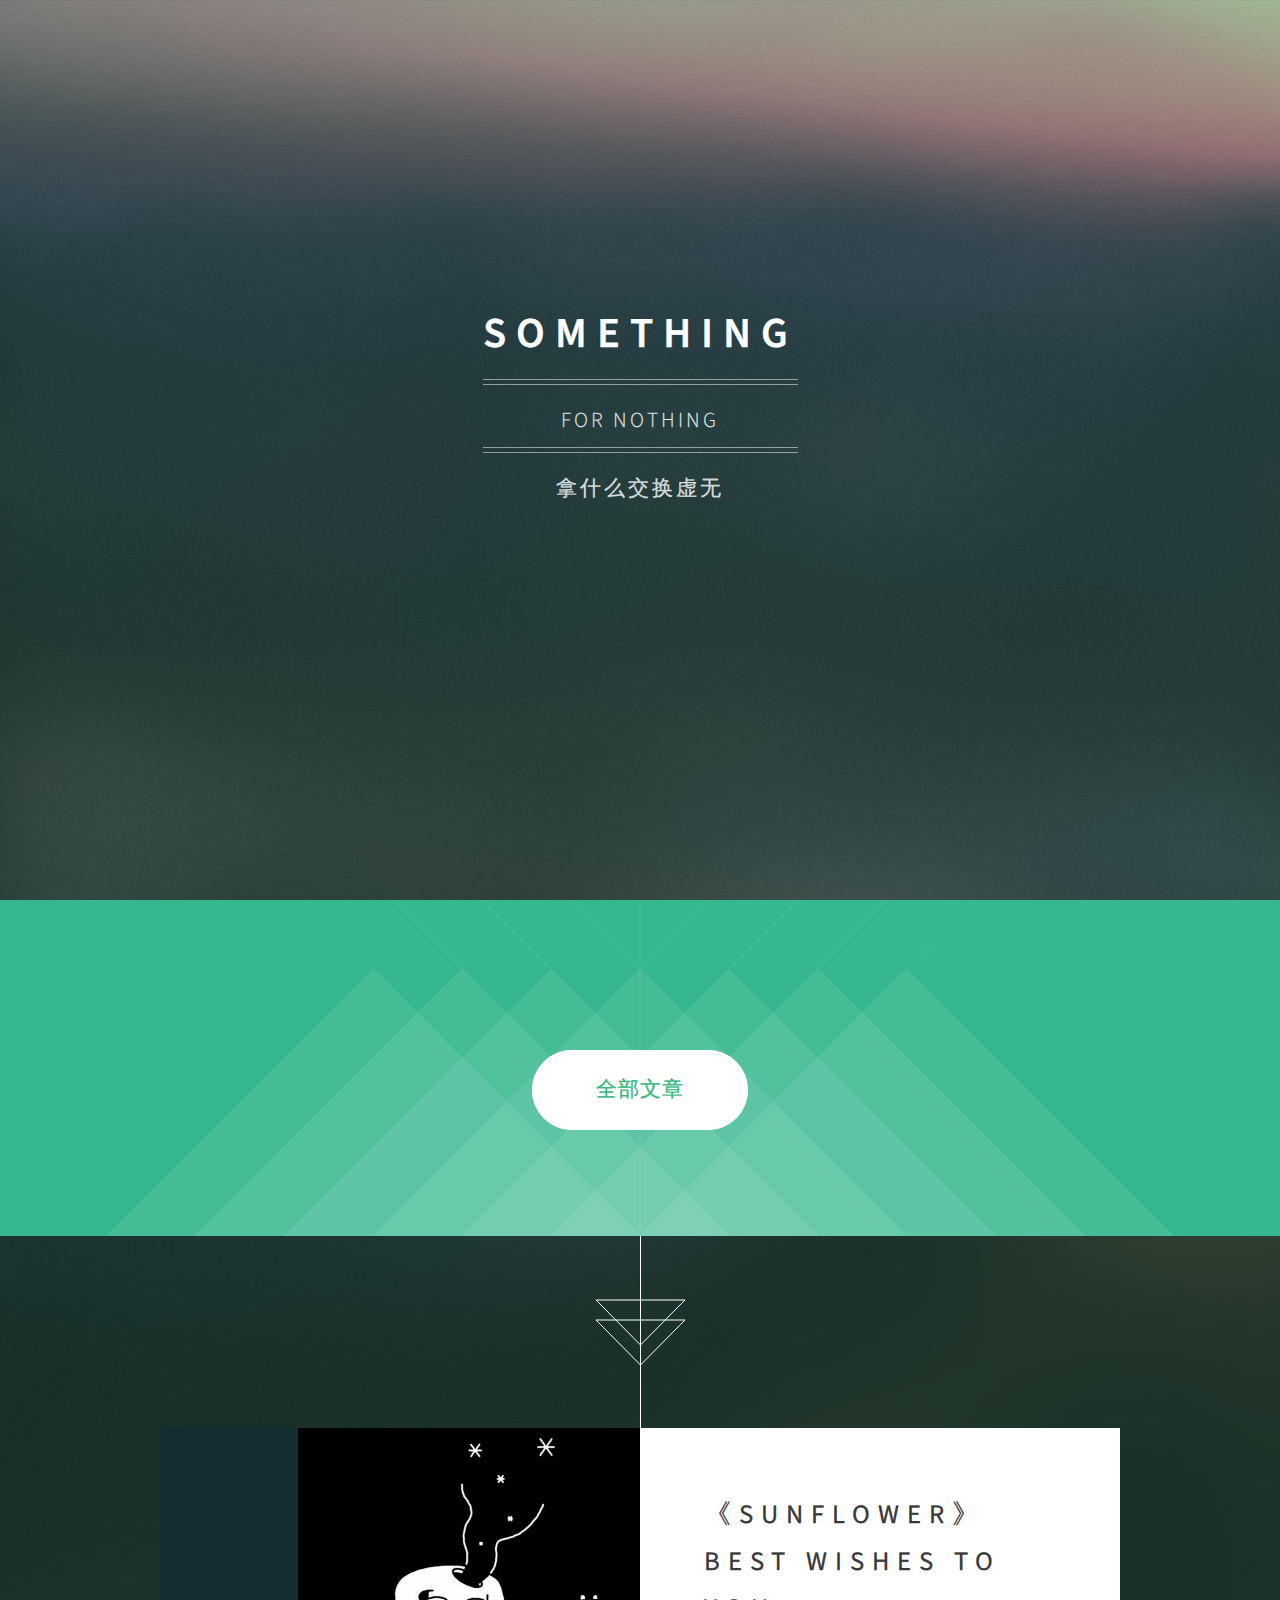
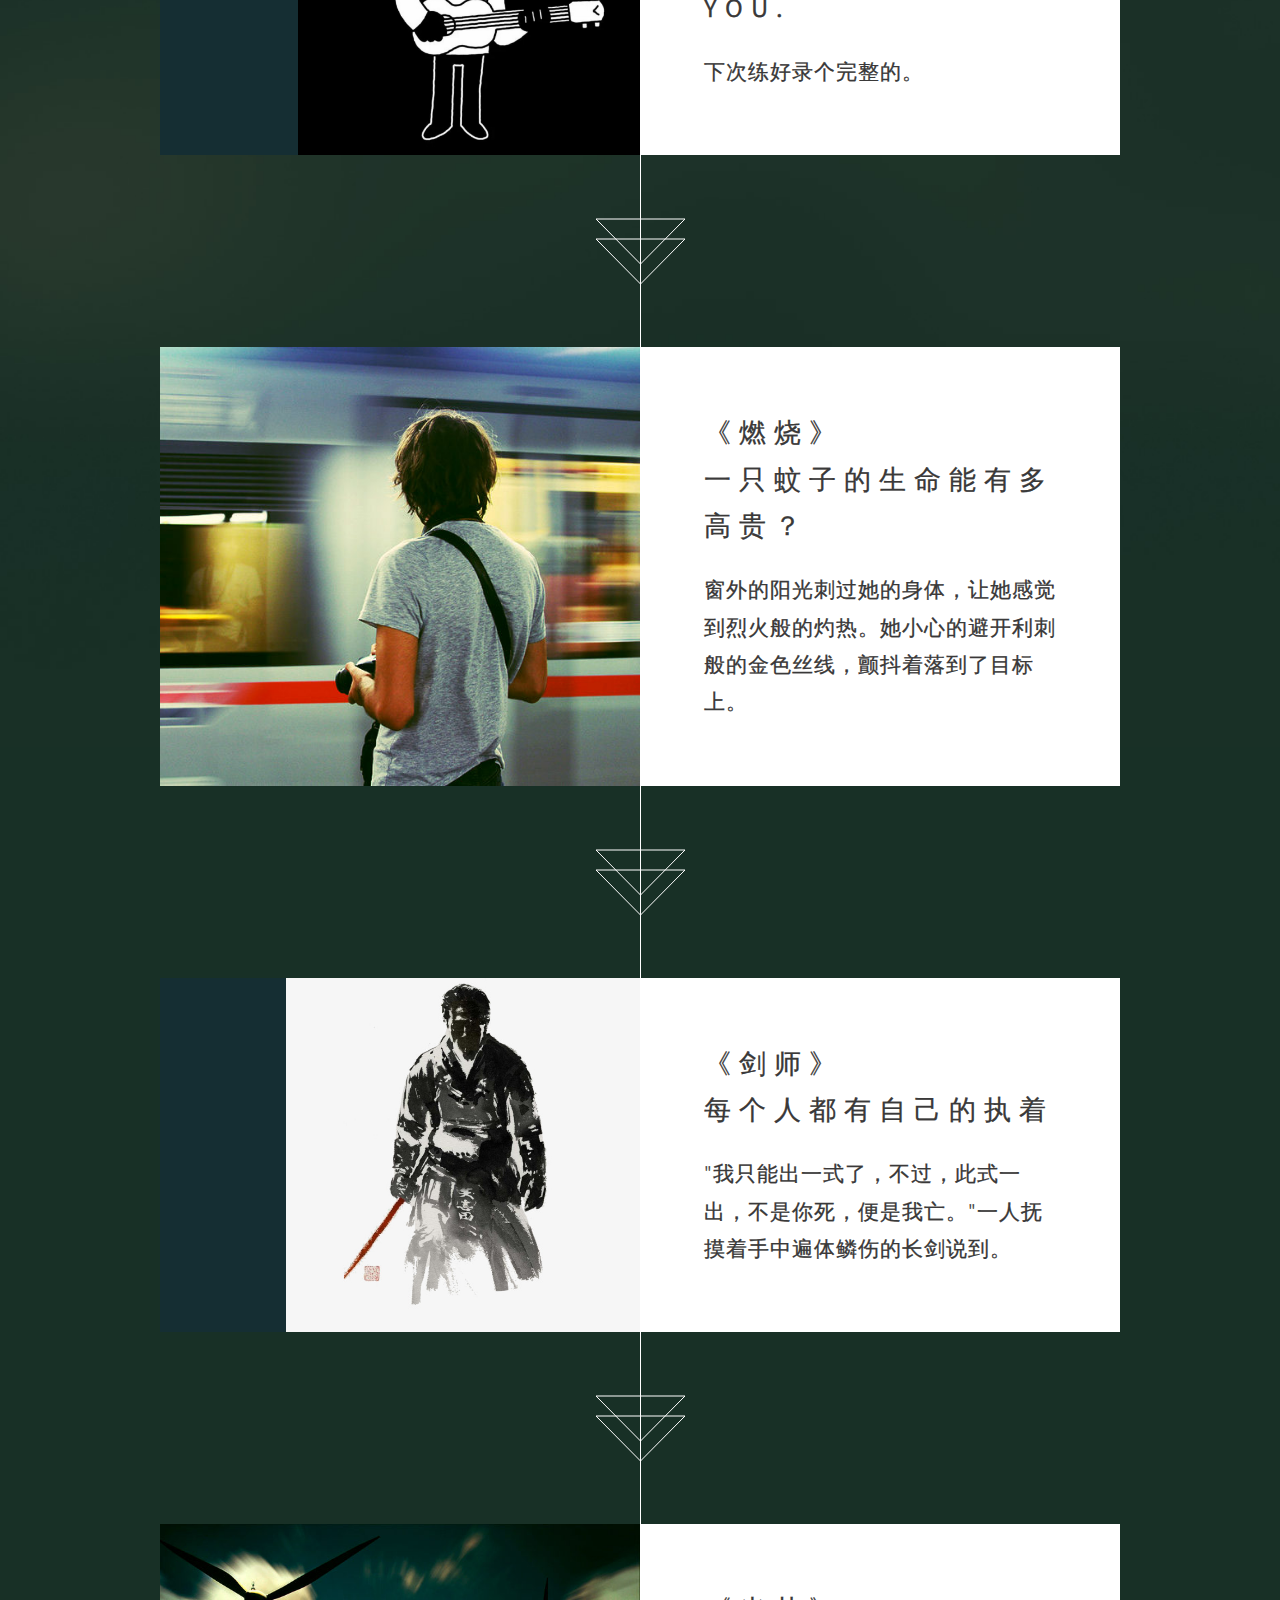
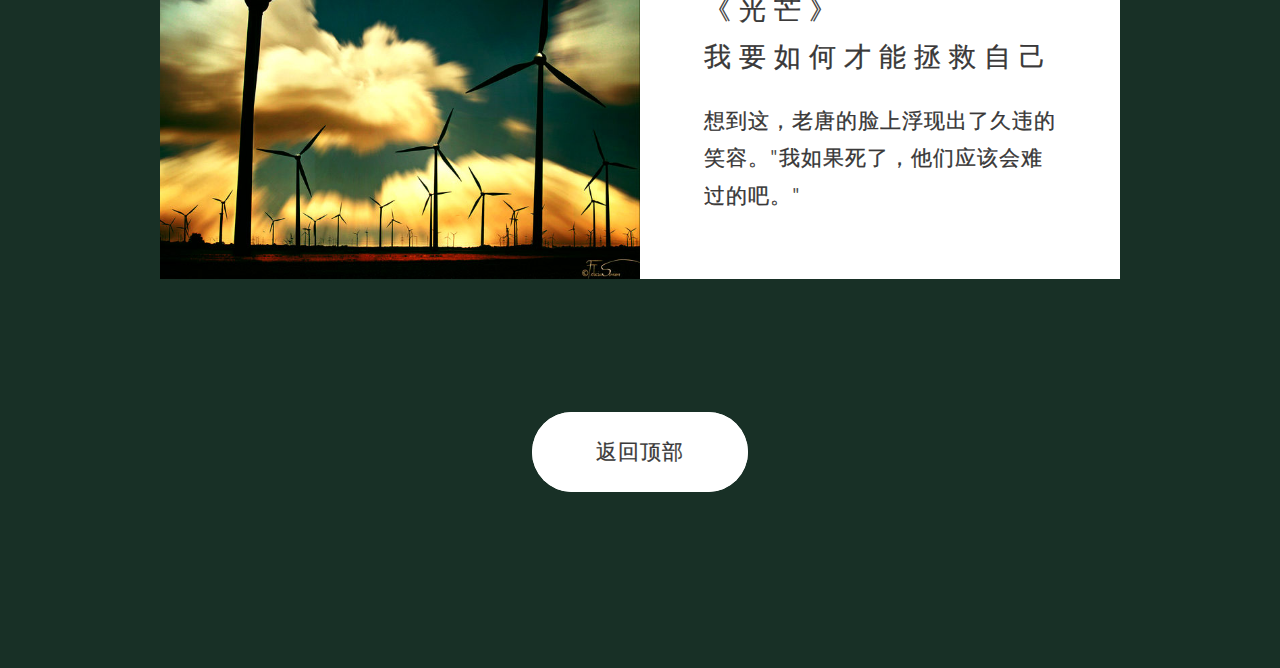
<file: index.html>
<!DOCTYPE HTML>
<!--
	Overflow 1.0 by HTML5 UP
	html5up.net | @n33co
	Free for personal and commercial use under the CCA 3.0 license (html5up.net/license)
-->
<html>
	<head>
		<title>my blog of github</title>
		<meta http-equiv="content-type" content="text/html; charset=utf-8" />
	  <meta name="baidu-site-verification" content="ahP4QefP4D" />
		 <meta name="description" content="" />
		<meta name="keywords" content="909638879 文章" />
		<link href="http://fonts.googleapis.com/css?family=Source+Sans+Pro:300,400,600,300italic" rel="stylesheet" type="text/css" />
		<!--[if lte IE 8]><script src="css/ie/html5shiv.js"></script><![endif]-->
		<script src="js/jquery.min.js"></script>
		<script src="js/jquery.poptrox-2.2.js"></script>
		<script src="js/skel.min.js"></script>
		<script src="js/init.js"></script>
		<noscript>
			<link rel="stylesheet" href="css/skel-noscript.css" />
			<link rel="stylesheet" href="css/style.css" />
		</noscript>
		<!--[if lte IE 8]><link rel="stylesheet" href="css/ie/v8.css" /><![endif]-->
	</head>
	<body>

		<!-- Header -->
			<section id="header">
				<header>
					<h1>something</h1>
					<p>for nothing</p>
					<p>拿什么交换虚无</p>
				</header>
			</section>
		
		<!-- Banner -->
			<section id="banner">
				<!--<header>
					<h2></h2>
				</header>-->
				<footer>
					<a href="#first" class="button style2 scrolly">全部文章</a>
				</footer>
			</section>
            <!--<div class="copyrights">Collect from <a href="http://www.cssmoban.com/" >网页模板</a></div>
		
		<!-- Feature 1 -->
		  
	  <article id="first" class="container box style1 right">
		<a href="v1.html" class="image full"><img src="images/v1.jpg" alt="" /></a>
		<div class="inner">
		  <header>
			<h2>《sunflower》<br />
			  Best wishes to you.</h2>
		  </header>
		  <p>下次练好录个完整的。</p>
		</div>
	  </article>
		  
		  
			<article id="first" class="container box style1 right">
				<a href="w1.html" class="image full"><img src="images/pic01.jpg" alt="" /></a>
				<div class="inner">
					<header>
						<h2>《燃烧》<br />
						一只蚊子的生命能有多高贵？</h2>
					</header>
					<p>窗外的阳光刺过她的身体，让她感觉到烈火般的灼热。她小心的避开利刺般的金色丝线，颤抖着落到了目标上。</p>
				</div>
			</article>
			
		
			
	  <article id="first" class="container box style1 right">
		<a href="w3.html" class="image full"><img src="images/js.jpg" alt="" /></a>
		<div class="inner">
		  <header>
			<h2>《剑师》<br />
			  每个人都有自己的执着</h2>
		  </header>
		  <p>"我只能出一式了，不过，此式一出，不是你死，便是我亡。"一人抚摸着手中遍体鳞伤的长剑说到。
</p>
		</div>
	  </article>
			
	  <article id="first" class="container box style1 right">
	  <a href="w2.html" class="image full"><img src="images/pic02.jpg" alt="" /></a>
	  <div class="inner">
		<header>
		  <h2>《光芒》<br />
			我要如何才能拯救自己</h2>
		</header>
		<p>想到这，老唐的脸上浮现出了久违的笑容。"我如果死了，他们应该会难过的吧。"</p>
	  </div>
	</article>
		<!-- Feature 2 -->
			<!--<article class="container box style1 left">
				<a href="http://ineedchemicalx.deviantart.com/art/Kingdom-of-the-Wind-348268044" class="image full"><img src="images/pic02.jpg" alt="" /></a>
				<div class="inner">
					<header>
						<h2>。。。。。。。<br />
						lectus lacus</h2>
					</header>
					<p>Rhoncus mattis egestas sed fusce sodales rutrum et etiam ullamcorper. Etiam egestas scelerisque ac duis magna lorem ipsum dolor.</p>
				</div>
			</article>-->
		
		<!-- Portfolio -->
			<!--<article class="container box style2">
				<header>
					<h2>。。。。。。</h2>
					<p>Justo phasellus et aenean dignissim<br />
					placerat cubilia purus lectus.</p>
				</header>
				<div class="inner gallery">
					<div class="row flush">
						<div class="3u"><a href="images/fulls/01.jpg" class="image full"><img src="images/thumbs/01.jpg" alt="" title="Ad infinitum" /></a></div>
						<div class="3u"><a href="images/fulls/02.jpg" class="image full"><img src="images/thumbs/02.jpg" alt="" title="Dressed in Clarity" /></a></div>
						<div class="3u"><a href="images/fulls/03.jpg" class="image full"><img src="images/thumbs/03.jpg" alt="" title="Raven" /></a></div>
						<div class="3u"><a href="images/fulls/04.jpg" class="image full"><img src="images/thumbs/04.jpg" alt="" title="I'll have a cup of Disneyland, please" /></a></div>
					</div>
					<div class="row flush">
						<div class="3u"><a href="images/fulls/05.jpg" class="image full"><img src="images/thumbs/05.jpg" alt="" title="Cherish" /></a></div>
						<div class="3u"><a href="images/fulls/06.jpg" class="image full"><img src="images/thumbs/06.jpg" alt="" title="Different." /></a></div>
						<div class="3u"><a href="images/fulls/07.jpg" class="image full"><img src="images/thumbs/07.jpg" alt="" title="History was made here" /></a></div>
						<div class="3u"><a href="images/fulls/08.jpg" class="image full"><img src="images/thumbs/08.jpg" alt="" title="People come and go and walk away" /></a></div>
					</div>
				</div>
			</article>-->
		
		<!--<section id="footer">
			<ul class="icons">
				<li><a href="#" class="icon icon-twitter solo"><span>Twitter</span></a></li>
				<li><a href="#" class="icon icon-facebook solo"><span>Facebook</span></a></li>
				<li><a href="#" class="icon icon-google-plus solo"><span>Google+</span></a></li>
				<li><a href="#" class="icon icon-pinterest solo"><span>Pinterest</span></a></li>
				<li><a href="#" class="icon icon-dribbble solo"><span>Dribbble</span></a></li>
				<li><a href="#" class="icon icon-linkedin solo"><span>LinkedIn</span></a></li>
			</ul>
		</section>-->
       <br>
        <br>
	  <br>
		<section id="end">
		  <header ><h2></h2></header>
		  <div align="center">
		  <footer>
			  <a href="#header" class="button style2">返回顶部</a>  
		  </footer>
		  </div>
		</section>

	  <br>
	  <br>
	  <br>
	</body>
</html>
</file>
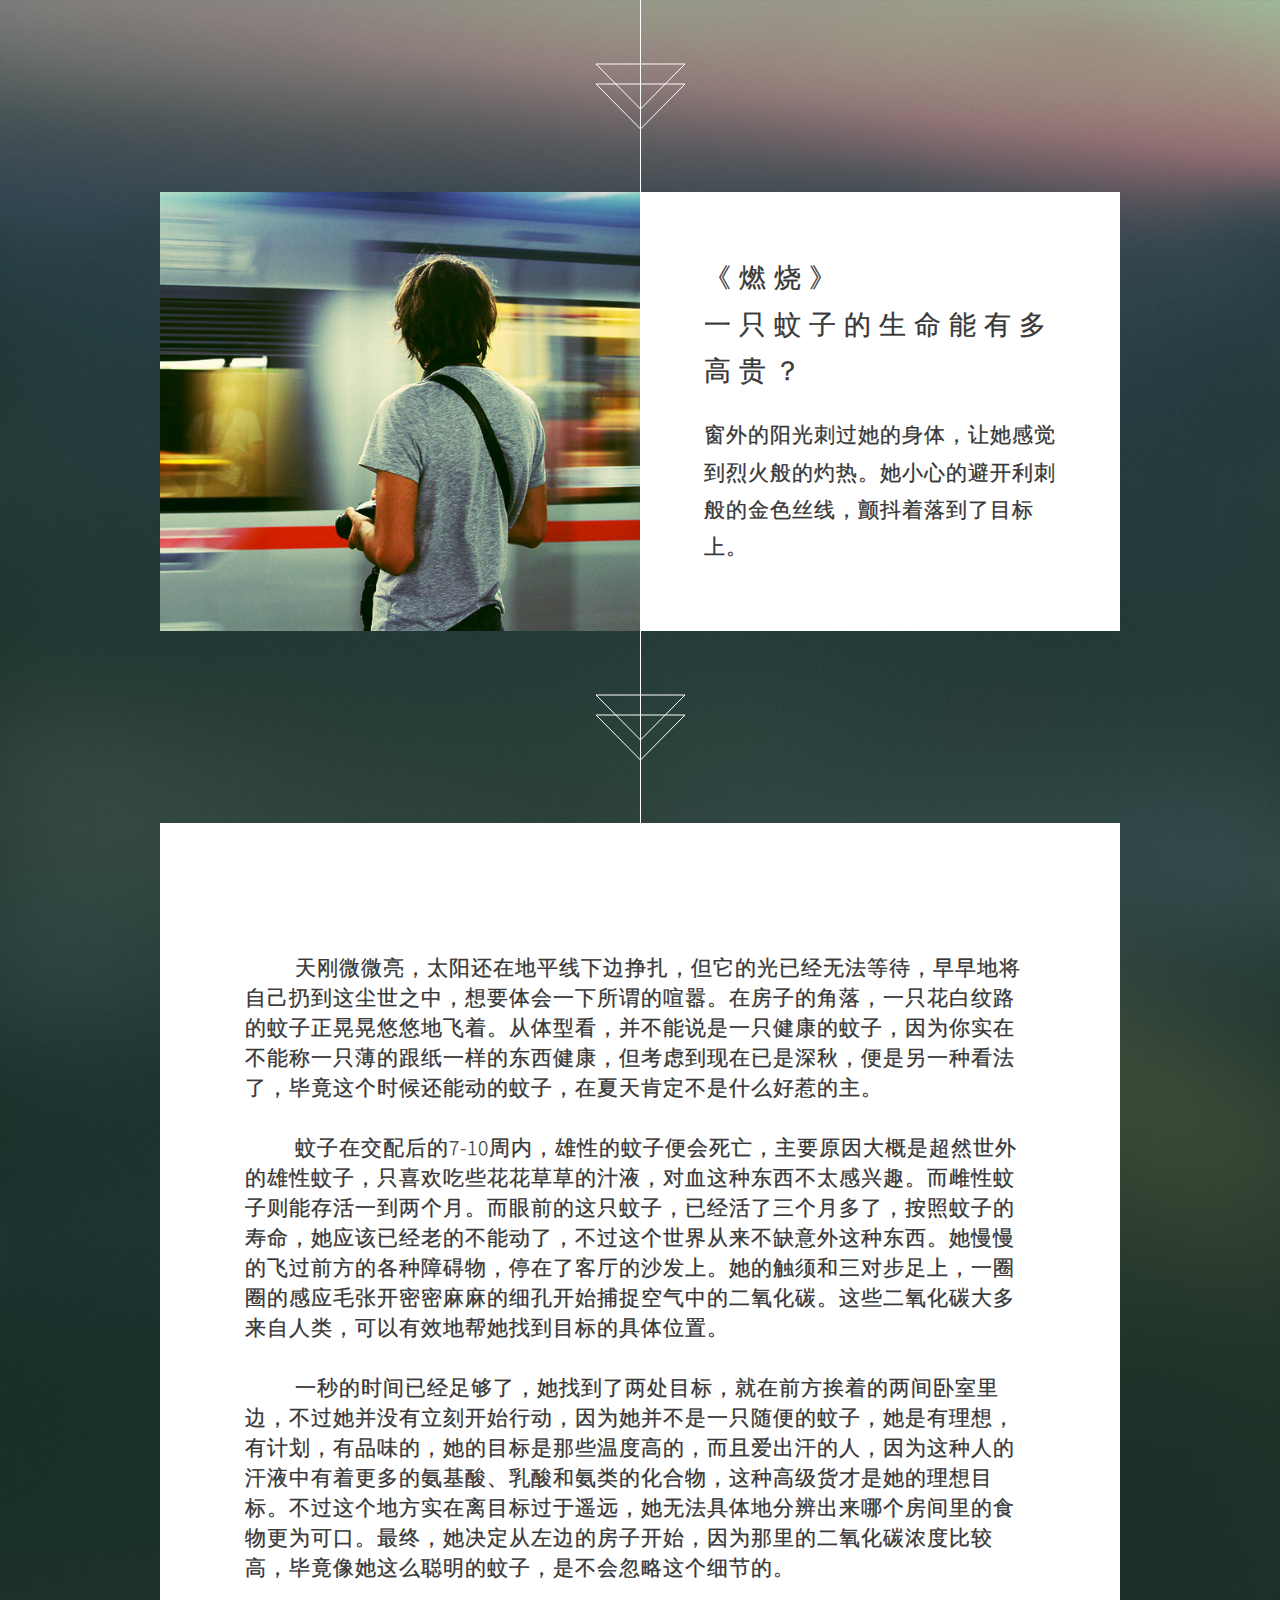
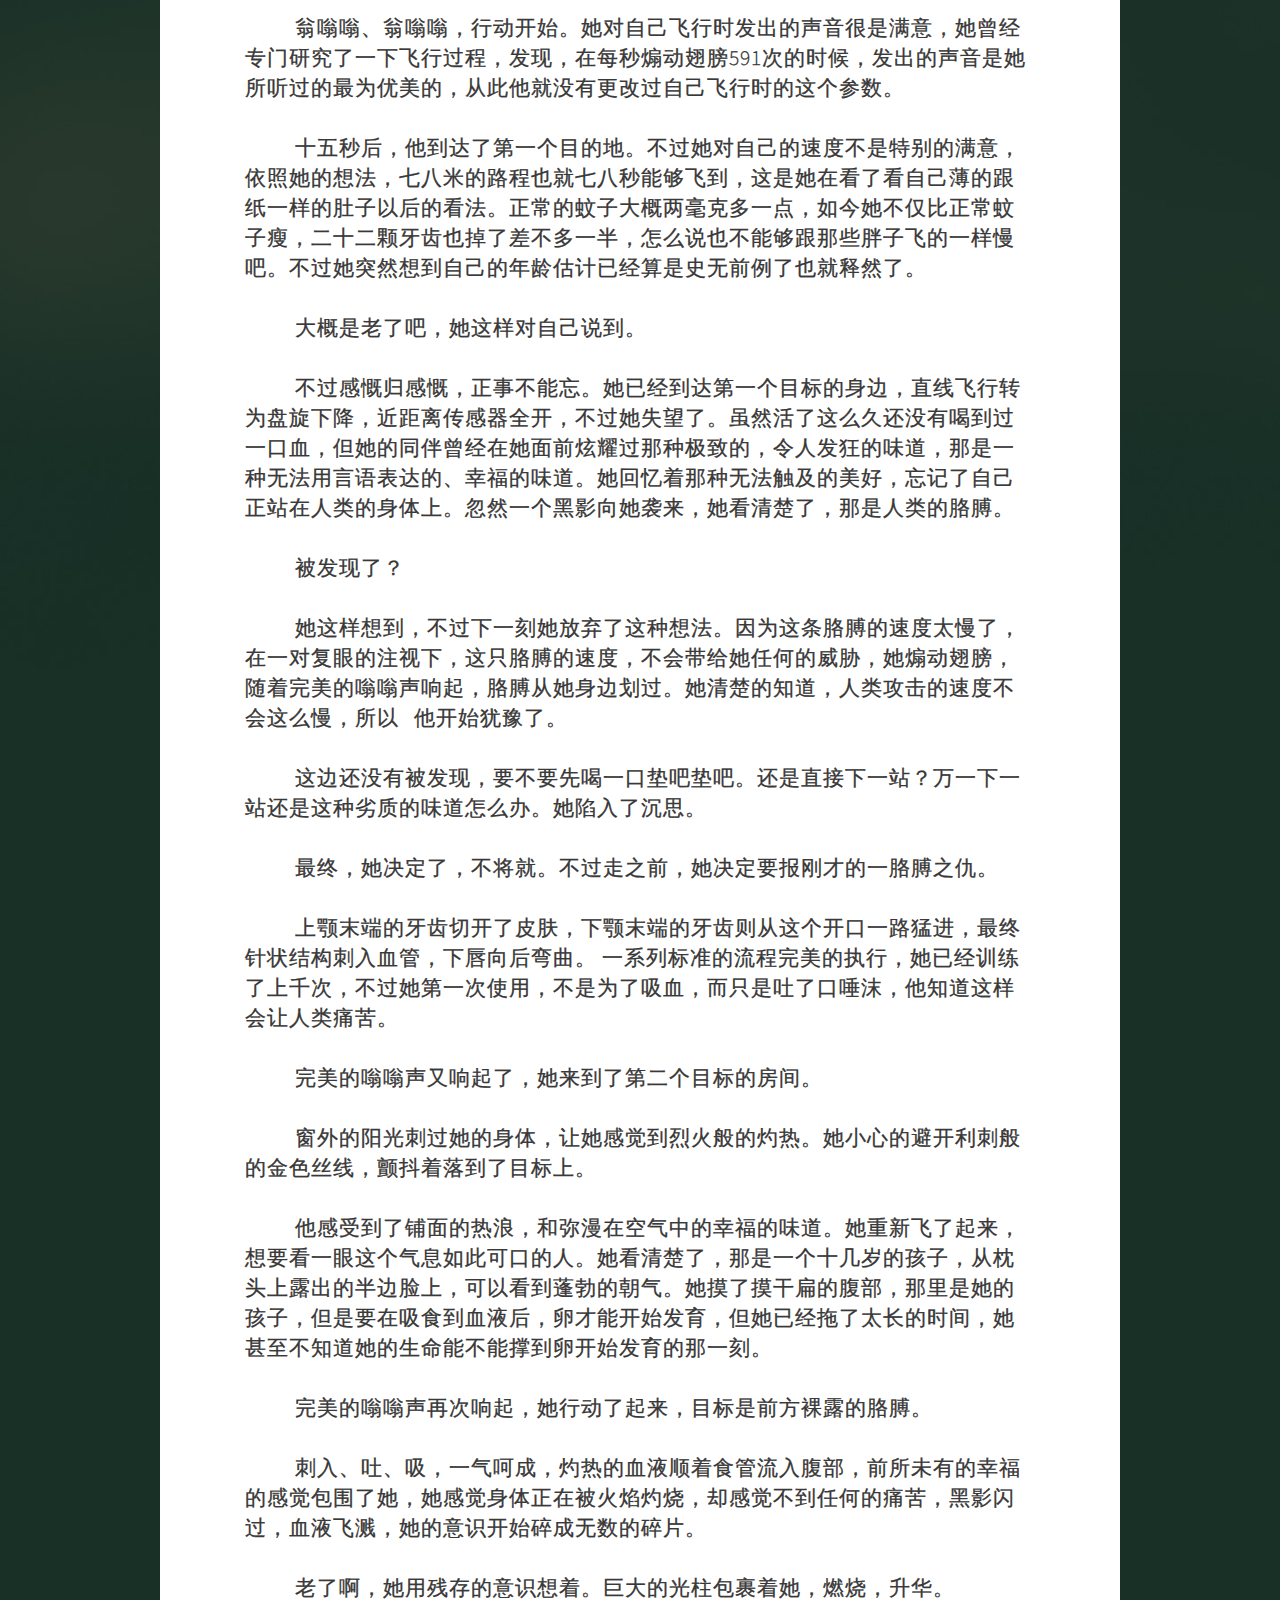
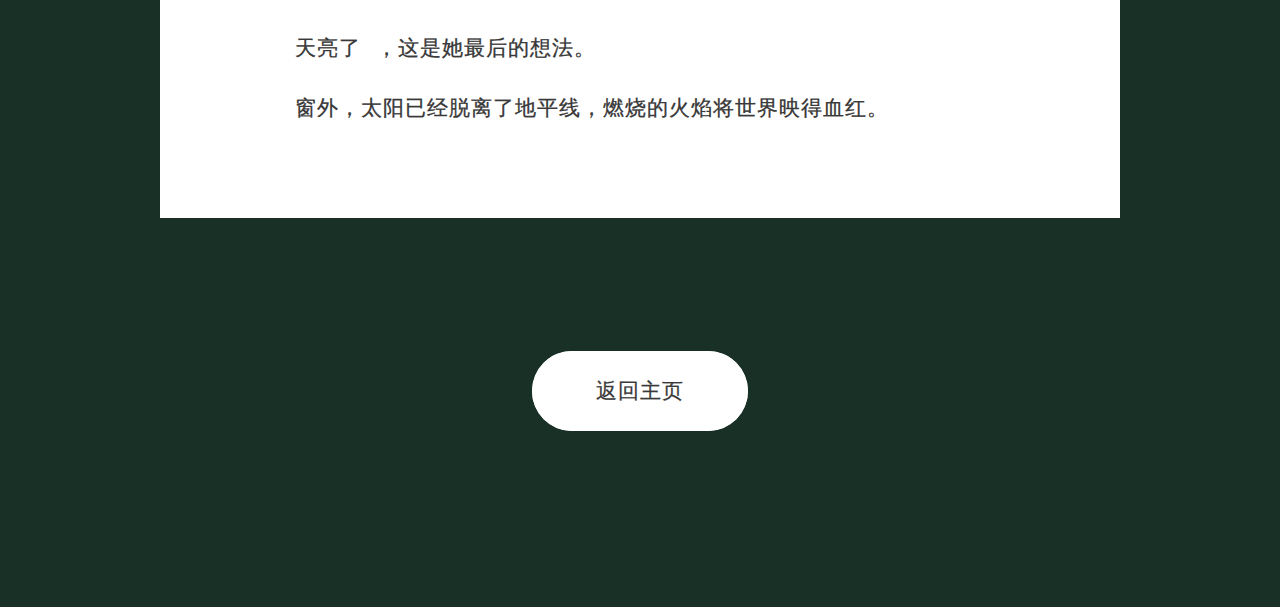
<file: w1.html>
<html>
  <head>
    <title>my blog of github</title>
	<meta http-equiv="content-type" content="text/html; charset=utf-8" />
	<meta name="description" content="窗外的阳光刺过她的身体，让她感觉到烈火般的灼热。她小心的避开利刺般的金色丝线，颤抖着落到了目标上。" />
	<meta name="keywords" content="文章 燃烧" />
	<link href="http://fonts.googleapis.com/css?family=Source+Sans+Pro:300,400,600,300italic" rel="stylesheet" type="text/css" />
	<!--[if lte IE 8]><script src="css/ie/html5shiv.js"></script><![endif]-->
	<script src="js/jquery.min.js"></script>
	<script src="js/jquery.poptrox-2.2.js"></script>
	<script src="js/skel.min.js"></script>
	<script src="js/init.js"></script>
	<noscript>
	  <link rel="stylesheet" href="css/skel-noscript.css" />
	  <link rel="stylesheet" href="css/style.css" />
	</noscript>
  </head>
  <body>
	<article id="first" class="container box style1 right">
	  <a href="w1.html" class="image full"><img src="images/pic01.jpg" alt="" /></a>
	  <div class="inner">
		<header>
		  <h2>《燃烧》<br />
			一只蚊子的生命能有多高贵？</h2>
		</header>
		<p>窗外的阳光刺过她的身体，让她感觉到烈火般的灼热。她小心的避开利刺般的金色丝线，颤抖着落到了目标上。</p>
	  </div>
	</article>
	<article class="container box style1 left">
 <header>
   <div >
	 <br>
		<pre style="padding-left: 1em;padding-right: 1em;text-align:left;white-space: pre-wrap;
white-space: -moz-pre-wrap;
white-space: -pre-wrap;
white-space: -o-pre-wrap;
word-wrap: break-word;line-height:30px;">
 
          天刚微微亮，太阳还在地平线下边挣扎，但它的光已经无法等待，早早地将自己扔到这尘世之中，想要体会一下所谓的喧嚣。在房子的角落，一只花白纹路的蚊子正晃晃悠悠地飞着。从体型看，并不能说是一只健康的蚊子，因为你实在不能称一只薄的跟纸一样的东西健康，但考虑到现在已是深秋，便是另一种看法了，毕竟这个时候还能动的蚊子，在夏天肯定不是什么好惹的主。

          蚊子在交配后的7-10周内，雄性的蚊子便会死亡，主要原因大概是超然世外的雄性蚊子，只喜欢吃些花花草草的汁液，对血这种东西不太感兴趣。而雌性蚊子则能存活一到两个月。而眼前的这只蚊子，已经活了三个月多了，按照蚊子的寿命，她应该已经老的不能动了，不过这个世界从来不缺意外这种东西。她慢慢的飞过前方的各种障碍物，停在了客厅的沙发上。她的触须和三对步足上，一圈圈的感应毛张开密密麻麻的细孔开始捕捉空气中的二氧化碳。这些二氧化碳大多来自人类，可以有效地帮她找到目标的具体位置。

          一秒的时间已经足够了，她找到了两处目标，就在前方挨着的两间卧室里边，不过她并没有立刻开始行动，因为她并不是一只随便的蚊子，她是有理想，有计划，有品味的，她的目标是那些温度高的，而且爱出汗的人，因为这种人的汗液中有着更多的氨基酸、乳酸和氨类的化合物，这种高级货才是她的理想目标。不过这个地方实在离目标过于遥远，她无法具体地分辨出来哪个房间里的食物更为可口。最终，她决定从左边的房子开始，因为那里的二氧化碳浓度比较高，毕竟像她这么聪明的蚊子，是不会忽略这个细节的。
  
          翁嗡嗡、翁嗡嗡，行动开始。她对自己飞行时发出的声音很是满意，她曾经专门研究了一下飞行过程，发现，在每秒煽动翅膀591次的时候，发出的声音是她所听过的最为优美的，从此他就没有更改过自己飞行时的这个参数。
  
          十五秒后，他到达了第一个目的地。不过她对自己的速度不是特别的满意，依照她的想法，七八米的路程也就七八秒能够飞到，这是她在看了看自己薄的跟纸一样的肚子以后的看法。正常的蚊子大概两毫克多一点，如今她不仅比正常蚊子瘦，二十二颗牙齿也掉了差不多一半，怎么说也不能够跟那些胖子飞的一样慢吧。不过她突然想到自己的年龄估计已经算是史无前例了也就释然了。
  
          大概是老了吧，她这样对自己说到。

          不过感慨归感慨，正事不能忘。她已经到达第一个目标的身边，直线飞行转为盘旋下降，近距离传感器全开，不过她失望了。虽然活了这么久还没有喝到过一口血，但她的同伴曾经在她面前炫耀过那种极致的，令人发狂的味道，那是一种无法用言语表达的、幸福的味道。她回忆着那种无法触及的美好，忘记了自己正站在人类的身体上。忽然一个黑影向她袭来，她看清楚了，那是人类的胳膊。

          被发现了？

          她这样想到，不过下一刻她放弃了这种想法。因为这条胳膊的速度太慢了，在一对复眼的注视下，这只胳膊的速度，不会带给她任何的威胁，她煽动翅膀，随着完美的嗡嗡声响起，胳膊从她身边划过。她清楚的知道，人类攻击的速度不会这么慢，所以   他开始犹豫了。

          这边还没有被发现，要不要先喝一口垫吧垫吧。还是直接下一站？万一下一站还是这种劣质的味道怎么办。她陷入了沉思。

          最终，她决定了，不将就。不过走之前，她决定要报刚才的一胳膊之仇。

          上颚末端的牙齿切开了皮肤，下颚末端的牙齿则从这个开口一路猛进，最终针状结构刺入血管，下唇向后弯曲。 一系列标准的流程完美的执行，她已经训练了上千次，不过她第一次使用，不是为了吸血，而只是吐了口唾沫，他知道这样会让人类痛苦。

          完美的嗡嗡声又响起了，她来到了第二个目标的房间。

          窗外的阳光刺过她的身体，让她感觉到烈火般的灼热。她小心的避开利刺般的金色丝线，颤抖着落到了目标上。

          他感受到了铺面的热浪，和弥漫在空气中的幸福的味道。她重新飞了起来，想要看一眼这个气息如此可口的人。她看清楚了，那是一个十几岁的孩子，从枕头上露出的半边脸上，可以看到蓬勃的朝气。她摸了摸干扁的腹部，那里是她的孩子，但是要在吸食到血液后，卵才能开始发育，但她已经拖了太长的时间，她甚至不知道她的生命能不能撑到卵开始发育的那一刻。

          完美的嗡嗡声再次响起，她行动了起来，目标是前方裸露的胳膊。

          刺入、吐、吸，一气呵成，灼热的血液顺着食管流入腹部，前所未有的幸福的感觉包围了她，她感觉身体正在被火焰灼烧，却感觉不到任何的痛苦，黑影闪过，血液飞溅，她的意识开始碎成无数的碎片。

          老了啊，她用残存的意识想着。巨大的光柱包裹着她，燃烧，升华。

          天亮了   ，这是她最后的想法。

          窗外，太阳已经脱离了地平线，燃烧的火焰将世界映得血红。
		</pre>
		  
		</div>
 </header>
</article>
<br>
  <br>
	<br>
	<section id="end">
	  <header ><h2></h2></header>
	  <div align="center">
		<footer>
		  <a href="index.html" class="button style2">返回主页</a>  
		</footer>
	  </div>
	</section>
	<br>
	  
	<br>
	  
	<br>
  </body>

</html>
</file>
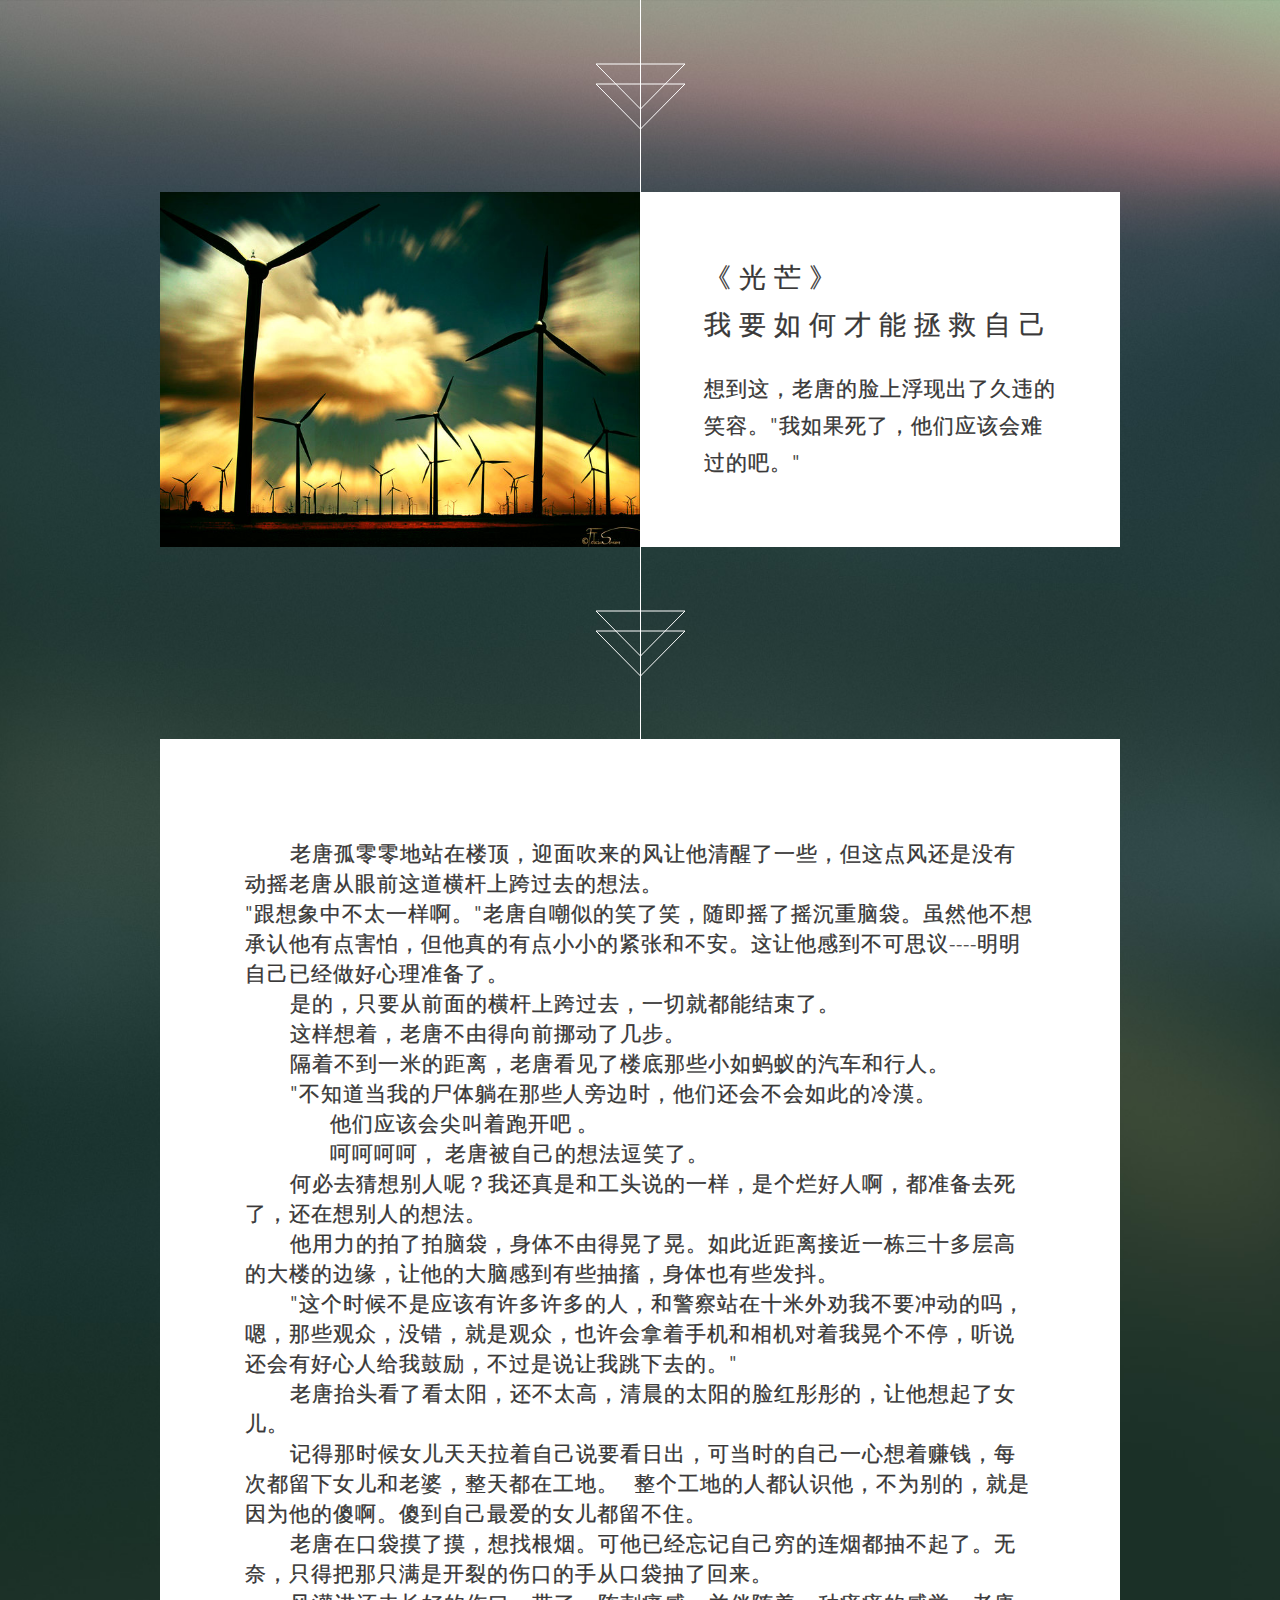
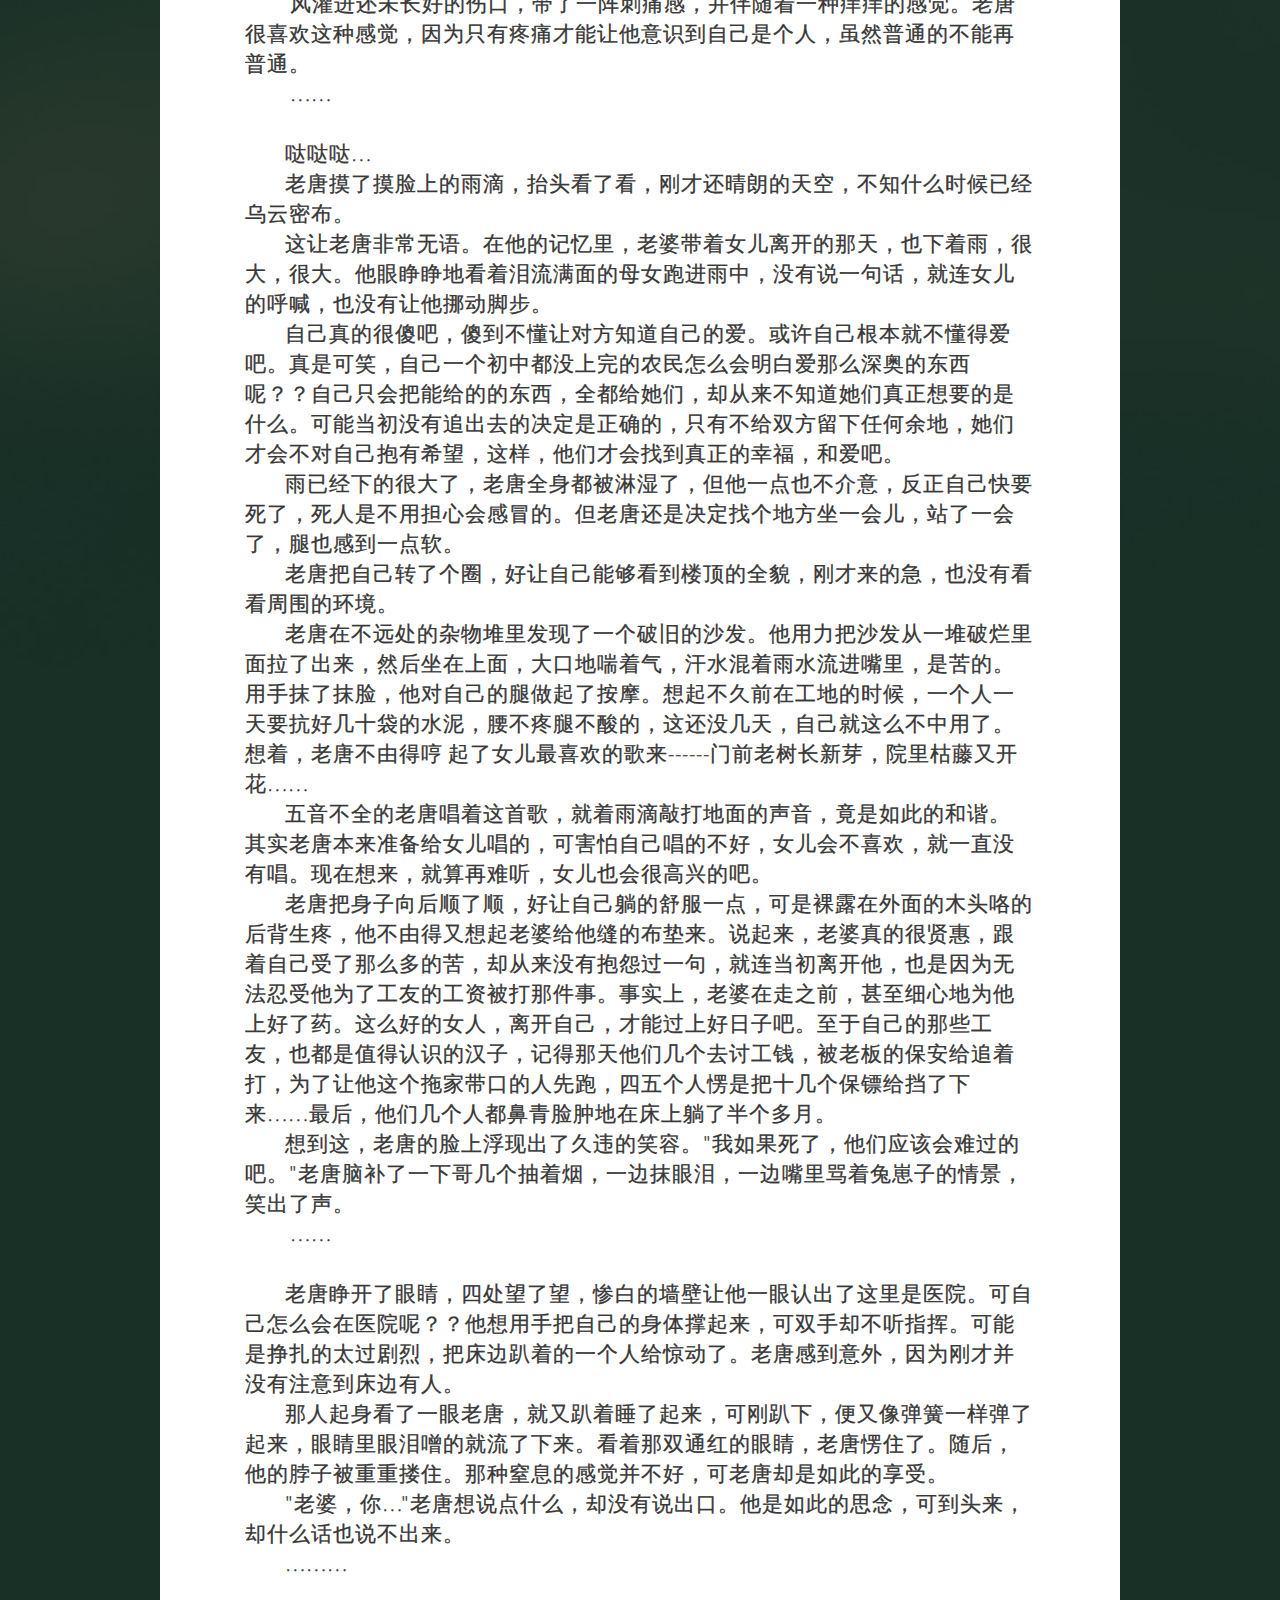
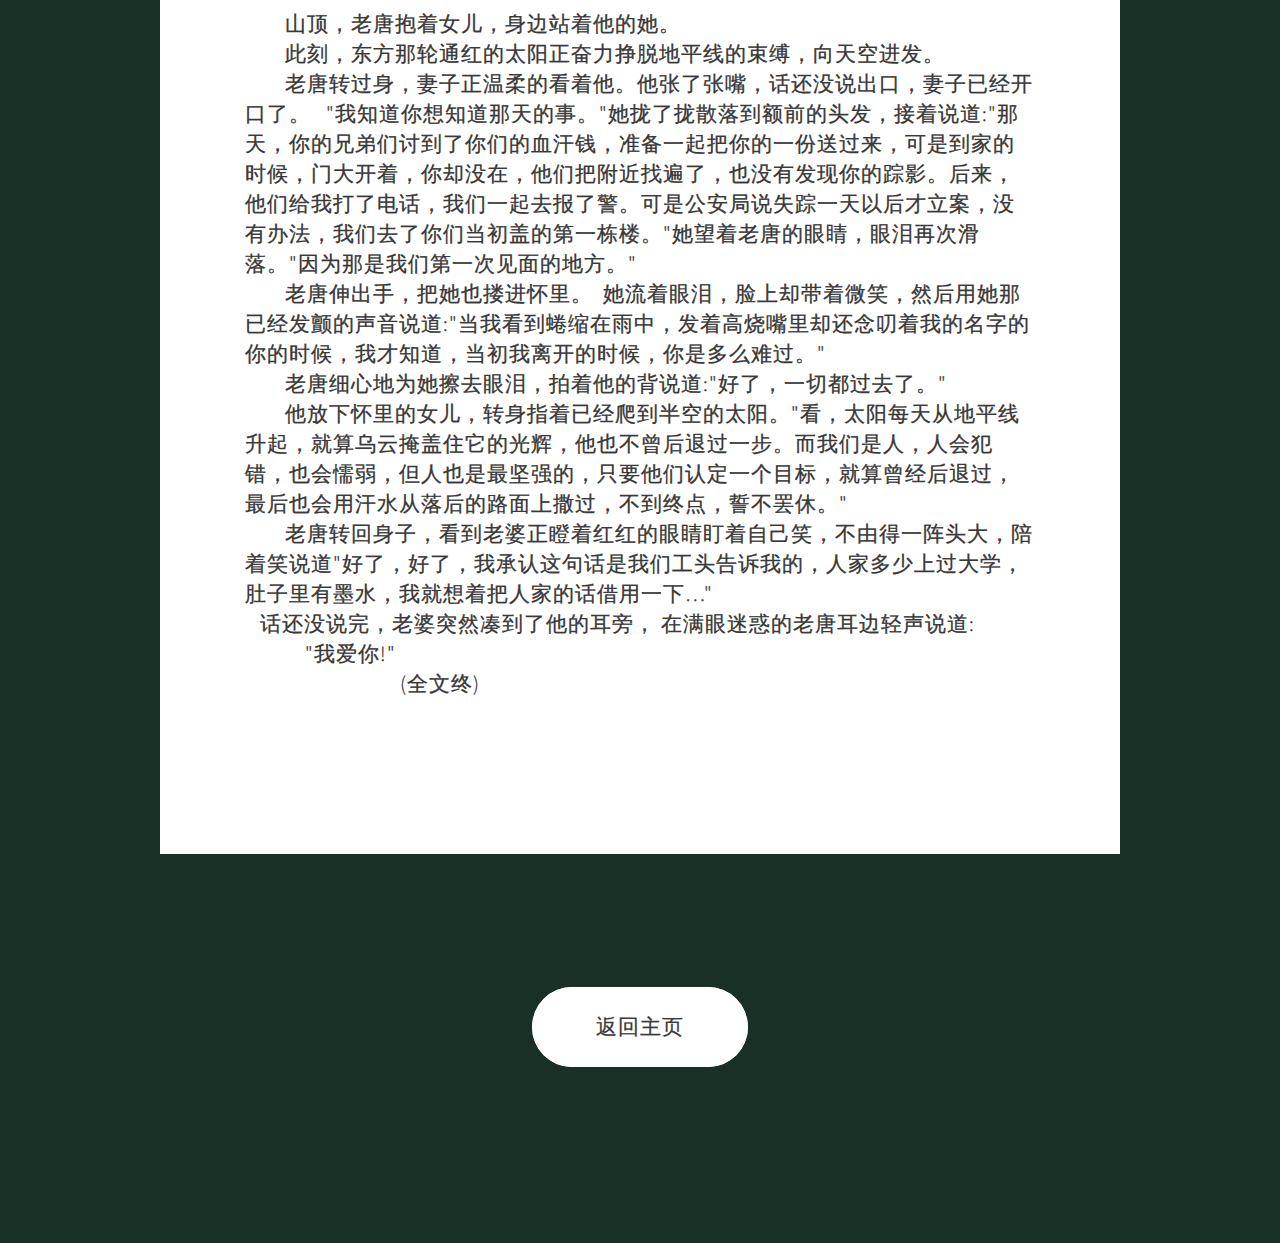
<file: w2.html>
<html>
 
  <head>
  
	<title>my blog of github</title>
	
	<meta http-equiv="content-type" content="text/html; charset=utf-8" />
	
	<meta name="description" content="想到这，老唐的脸上浮现出了久违的笑容。'我如果死了，他们应该会难过的吧。'" />
	
		<meta name="keywords" content="文章 光芒" />
	
		  <link href="http://fonts.googleapis.com/css?family=Source+Sans+Pro:300,400,600,300italic" rel="stylesheet" type="text/css" />
	
			<!--[if lte IE 8]>
			  <script src="css/ie/html5shiv.js">
				
			  </script>
			  <![endif]-->
	
			  <script src="js/jquery.min.js">
				
			  </script>
	
			  <script src="js/jquery.poptrox-2.2.js"></script>
	<script src="js/skel.min.js"></script>
	<script src="js/init.js"></script>
	<noscript>
	  <link rel="stylesheet" href="css/skel-noscript.css" />
	  <link rel="stylesheet" href="css/style.css" />
	</noscript>
  </head>
  <body>
	<article id="first" class="container box style1 right">
	  <a href="w2.html" class="image full"><img src="images/pic02.jpg" alt="" /></a>
	  <div class="inner">
		<header>
		  <h2>《光芒》<br />
			我要如何才能拯救自己</h2>
		</header>
		<p>想到这，老唐的脸上浮现出了久违的笑容。"我如果死了，他们应该会难过的吧。"</p>
	  </div>
	</article>
	<article class="container box style1 left">
 <header>
   <div >
	 <br>
		<pre style="padding-left: 1em;padding-right: 1em;text-align:left;white-space: pre-wrap;
white-space: -moz-pre-wrap;
white-space: -pre-wrap;
white-space: -o-pre-wrap;
word-wrap: break-word;line-height:30px;">
         老唐孤零零地站在楼顶，迎面吹来的风让他清醒了一些，但这点风还是没有动摇老唐从眼前这道横杆上跨过去的想法。
"跟想象中不太一样啊。"老唐自嘲似的笑了笑，随即摇了摇沉重脑袋。虽然他不想承认他有点害怕，但他真的有点小小的紧张和不安。这让他感到不可思议----明明自己已经做好心理准备了。
         是的，只要从前面的横杆上跨过去，一切就都能结束了。
         这样想着，老唐不由得向前挪动了几步。
         隔着不到一米的距离，老唐看见了楼底那些小如蚂蚁的汽车和行人。
         "不知道当我的尸体躺在那些人旁边时，他们还会不会如此的冷漠。    
		 他们应该会尖叫着跑开吧 。    
		 呵呵呵呵， 老唐被自己的想法逗笑了。
         何必去猜想别人呢？我还真是和工头说的一样，是个烂好人啊，都准备去死了，还在想别人的想法。
         他用力的拍了拍脑袋，身体不由得晃了晃。如此近距离接近一栋三十多层高的大楼的边缘，让他的大脑感到有些抽搐，身体也有些发抖。
         "这个时候不是应该有许多许多的人，和警察站在十米外劝我不要冲动的吗，嗯，那些观众，没错，就是观众，也许会拿着手机和相机对着我晃个不停，听说还会有好心人给我鼓励，不过是说让我跳下去的。"   
         老唐抬头看了看太阳，还不太高，清晨的太阳的脸红彤彤的，让他想起了女儿。
         记得那时候女儿天天拉着自己说要看日出，可当时的自己一心想着赚钱，每次都留下女儿和老婆，整天都在工地。   整个工地的人都认识他，不为别的，就是因为他的傻啊。傻到自己最爱的女儿都留不住。
         老唐在口袋摸了摸，想找根烟。可他已经忘记自己穷的连烟都抽不起了。无奈，只得把那只满是开裂的伤口的手从口袋抽了回来。
         风灌进还未长好的伤口，带了一阵刺痛感，并伴随着一种痒痒的感觉。老唐很喜欢这种感觉，因为只有疼痛才能让他意识到自己是个人，虽然普通的不能再普通。
         ……
   
        哒哒哒…
        老唐摸了摸脸上的雨滴，抬头看了看，刚才还晴朗的天空，不知什么时候已经乌云密布。
        这让老唐非常无语。在他的记忆里，老婆带着女儿离开的那天，也下着雨，很大，很大。他眼睁睁地看着泪流满面的母女跑进雨中，没有说一句话，就连女儿的呼喊，也没有让他挪动脚步。
        自己真的很傻吧，傻到不懂让对方知道自己的爱。或许自己根本就不懂得爱吧。真是可笑，自己一个初中都没上完的农民怎么会明白爱那么深奥的东西呢？？自己只会把能给的的东西，全都给她们，却从来不知道她们真正想要的是什么。可能当初没有追出去的决定是正确的，只有不给双方留下任何余地，她们才会不对自己抱有希望，这样，他们才会找到真正的幸福，和爱吧。
        雨已经下的很大了，老唐全身都被淋湿了，但他一点也不介意，反正自己快要死了，死人是不用担心会感冒的。但老唐还是决定找个地方坐一会儿，站了一会了，腿也感到一点软。
        老唐把自己转了个圈，好让自己能够看到楼顶的全貌，刚才来的急，也没有看看周围的环境。
        老唐在不远处的杂物堆里发现了一个破旧的沙发。他用力把沙发从一堆破烂里面拉了出来，然后坐在上面，大口地喘着气，汗水混着雨水流进嘴里，是苦的。用手抹了抹脸，他对自己的腿做起了按摩。想起不久前在工地的时候，一个人一天要抗好几十袋的水泥，腰不疼腿不酸的，这还没几天，自己就这么不中用了。     想着，老唐不由得哼 起了女儿最喜欢的歌来------门前老树长新芽，院里枯藤又开花……
        五音不全的老唐唱着这首歌，就着雨滴敲打地面的声音，竟是如此的和谐。   其实老唐本来准备给女儿唱的，可害怕自己唱的不好，女儿会不喜欢，就一直没有唱。现在想来，就算再难听，女儿也会很高兴的吧。
        老唐把身子向后顺了顺，好让自己躺的舒服一点，可是裸露在外面的木头咯的后背生疼，他不由得又想起老婆给他缝的布垫来。说起来，老婆真的很贤惠，跟着自己受了那么多的苦，却从来没有抱怨过一句，就连当初离开他，也是因为无法忍受他为了工友的工资被打那件事。事实上，老婆在走之前，甚至细心地为他上好了药。这么好的女人，离开自己，才能过上好日子吧。至于自己的那些工友，也都是值得认识的汉子，记得那天他们几个去讨工钱，被老板的保安给追着打，为了让他这个拖家带口的人先跑，四五个人愣是把十几个保镖给挡了下来……最后，他们几个人都鼻青脸肿地在床上躺了半个多月。
        想到这，老唐的脸上浮现出了久违的笑容。"我如果死了，他们应该会难过的吧。"老唐脑补了一下哥几个抽着烟，一边抹眼泪，一边嘴里骂着兔崽子的情景，笑出了声。
         ……
		 
        老唐睁开了眼睛，四处望了望，惨白的墙壁让他一眼认出了这里是医院。可自己怎么会在医院呢？？他想用手把自己的身体撑起来，可双手却不听指挥。可能是挣扎的太过剧烈，把床边趴着的一个人给惊动了。老唐感到意外，因为刚才并没有注意到床边有人。
        那人起身看了一眼老唐，就又趴着睡了起来，可刚趴下，便又像弹簧一样弹了起来，眼睛里眼泪噌的就流了下来。看着那双通红的眼睛，老唐愣住了。随后，他的脖子被重重搂住。那种窒息的感觉并不好，可老唐却是如此的享受。
        "老婆，你…"老唐想说点什么，却没有说出口。他是如此的思念，可到头来，却什么话也说不出来。
        ………
		
        山顶，老唐抱着女儿，身边站着他的她。
        此刻，东方那轮通红的太阳正奋力挣脱地平线的束缚，向天空进发。
        老唐转过身，妻子正温柔的看着他。他张了张嘴，话还没说出口，妻子已经开口了。   "我知道你想知道那天的事。"她拢了拢散落到额前的头发，接着说道:"那天，你的兄弟们讨到了你们的血汗钱，准备一起把你的一份送过来，可是到家的时候，门大开着，你却没在，他们把附近找遍了，也没有发现你的踪影。后来，他们给我打了电话，我们一起去报了警。可是公安局说失踪一天以后才立案，没有办法，我们去了你们当初盖的第一栋楼。"她望着老唐的眼睛，眼泪再次滑落。"因为那是我们第一次见面的地方。"
        老唐伸出手，把她也搂进怀里。  她流着眼泪，脸上却带着微笑，然后用她那已经发颤的声音说道:"当我看到蜷缩在雨中，发着高烧嘴里却还念叨着我的名字的你的时候，我才知道，当初我离开的时候，你是多么难过。"
        老唐细心地为她擦去眼泪，拍着他的背说道:"好了，一切都过去了。"
        他放下怀里的女儿，转身指着已经爬到半空的太阳。"看，太阳每天从地平线升起，就算乌云掩盖住它的光辉，他也不曾后退过一步。而我们是人，人会犯错，也会懦弱，但人也是最坚强的，只要他们认定一个目标，就算曾经后退过，最后也会用汗水从落后的路面上撒过，不到终点，誓不罢休。"
        老唐转回身子，看到老婆正瞪着红红的眼睛盯着自己笑，不由得一阵头大，陪着笑说道"好了，好了，我承认这句话是我们工头告诉我的，人家多少上过大学，肚子里有墨水，我就想着把人家的话借用一下…"
   话还没说完，老婆突然凑到了他的耳旁， 在满眼迷惑的老唐耳边轻声说道:
            "我爱你!"
                               (全文终)


		</pre>
		  
		</div>
 </header>
</article>
<br>
  <br>
	<br>
	<section id="end">
	  <header ><h2></h2></header>
	  <div align="center">
		<footer>
		  <a href="index.html" class="button style2">返回主页</a>  
		</footer>
	  </div>
	</section>
	<br>
	  
	<br>
	  
	<br>
  </body>

</html>
</file>
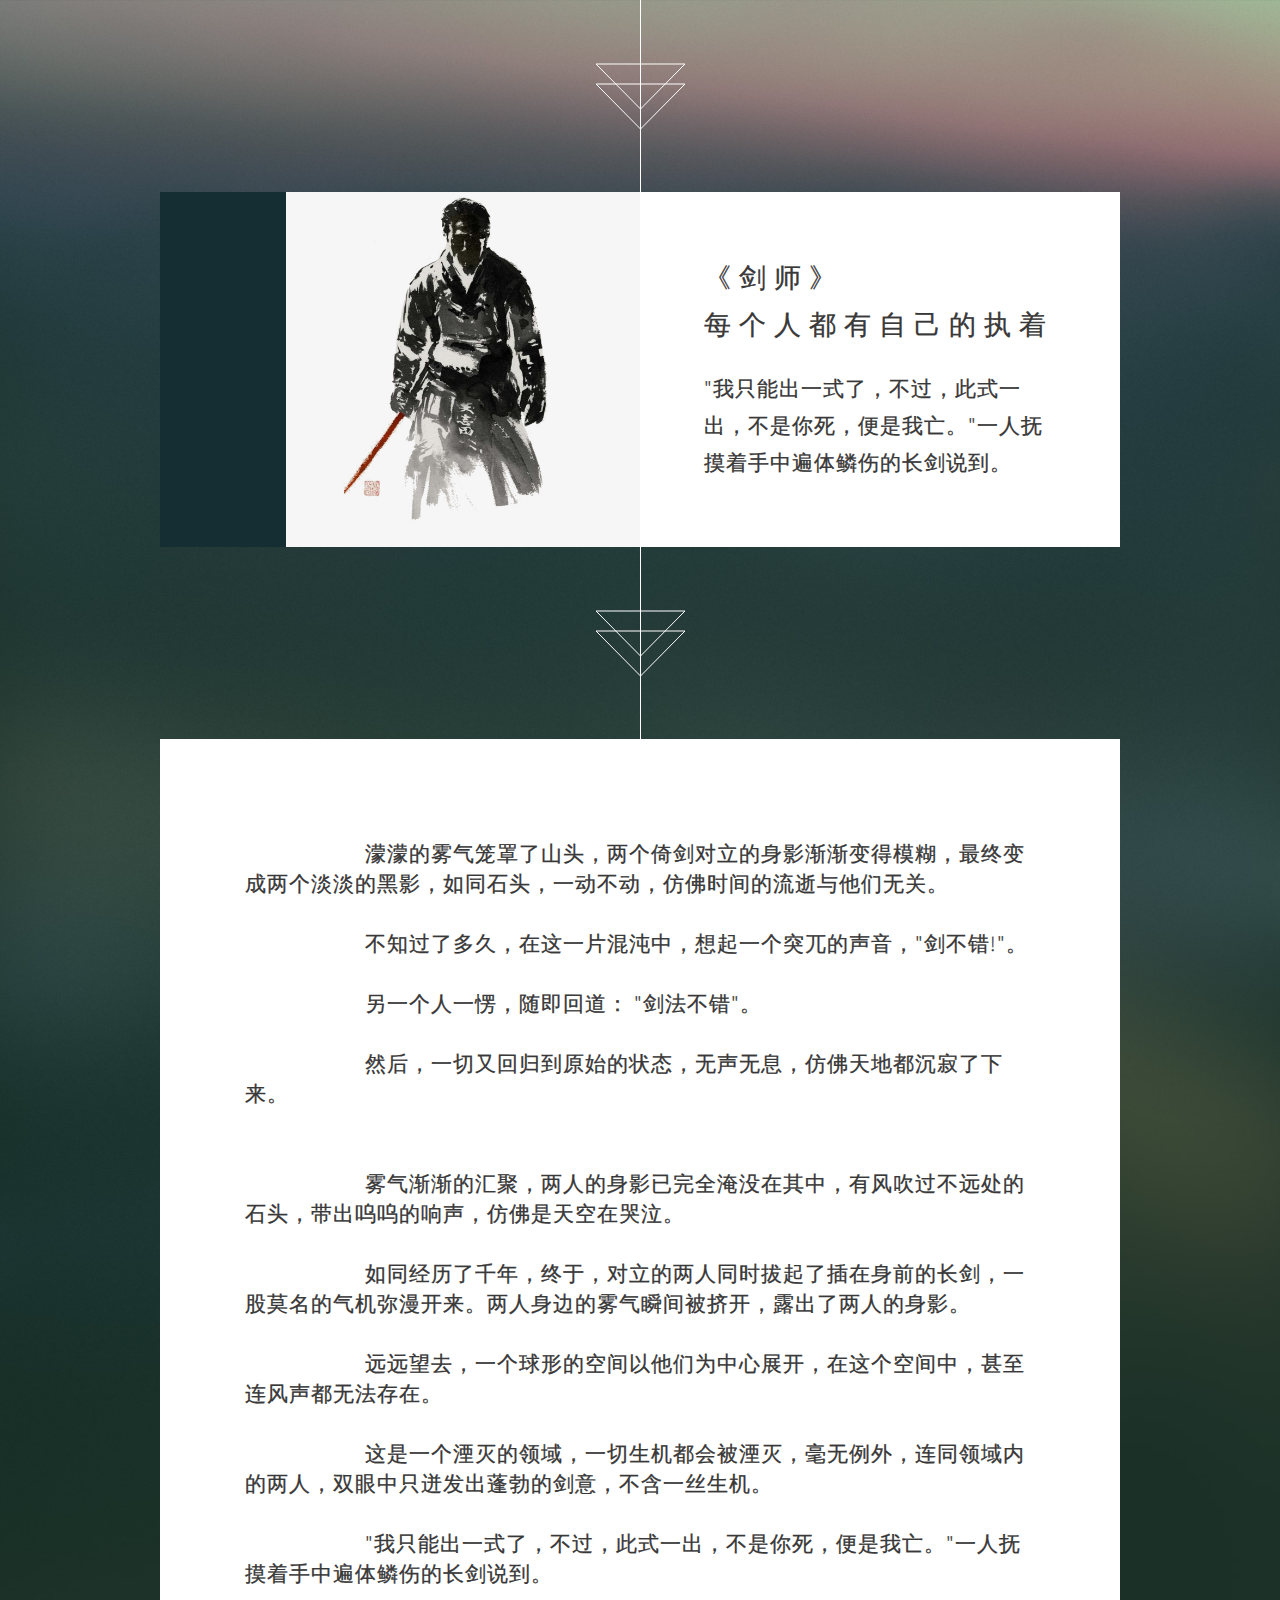
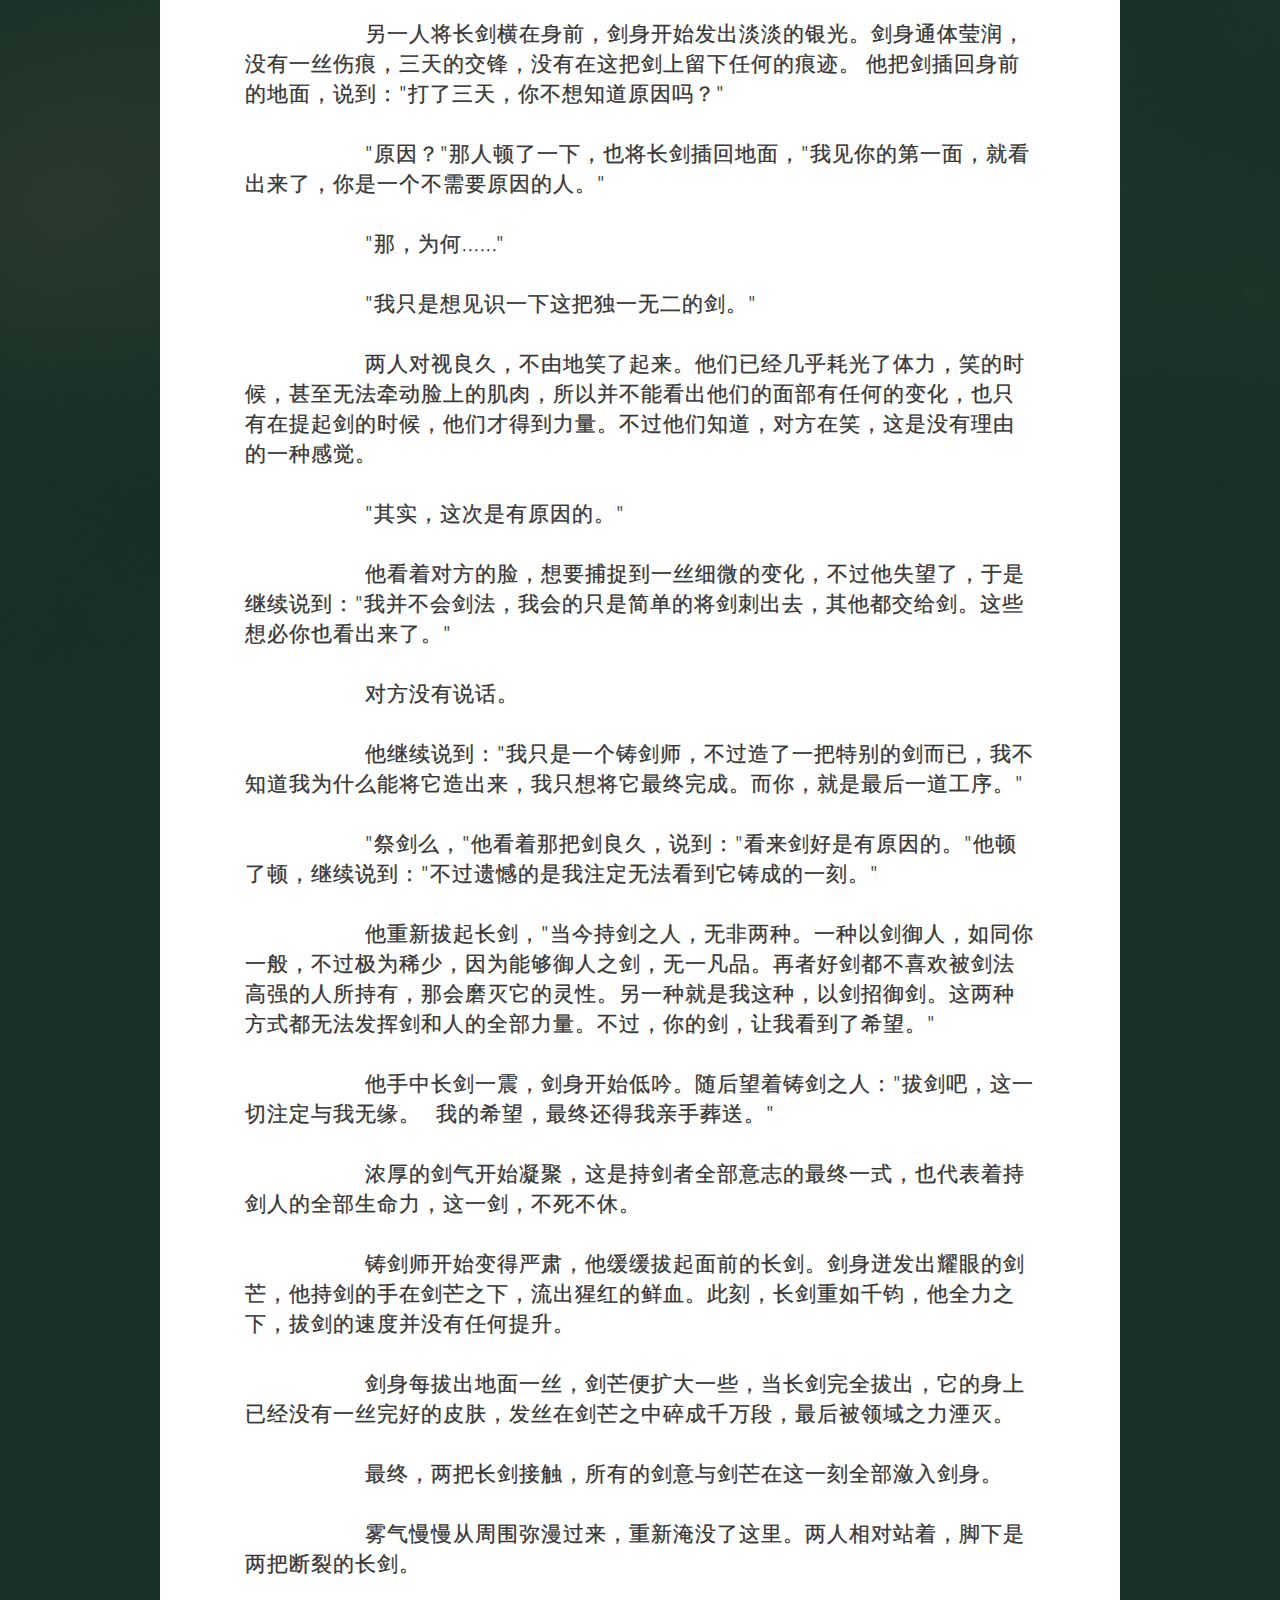
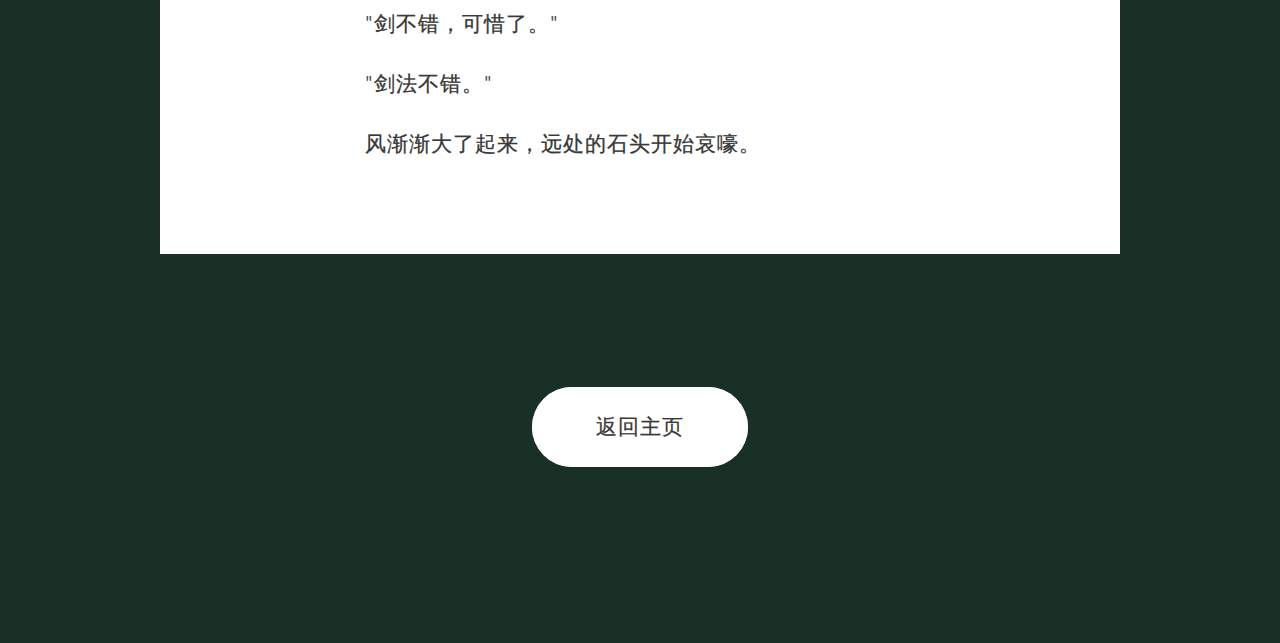
<file: w3.html>
<html>

  <head>

	<title>my blog of github</title>

	<meta http-equiv="content-type" content="text/html; charset=utf-8" />

	<meta name="description" content="'" />

	<meta name="keywords" content="文章" />

	<link href="http://fonts.googleapis.com/css?family=Source+Sans+Pro:300,400,600,300italic" rel="stylesheet" type="text/css" />

	<!--[if lte IE 8]>
	<script src="css/ie/html5shiv.js">

	</script>
	<![endif]-->

<script src="js/jquery.min.js">
				
</script>

	<script src="js/jquery.poptrox-2.2.js"></script>
	<script src="js/skel.min.js"></script>
	<script src="js/init.js"></script>
	<noscript>
	  <link rel="stylesheet" href="css/skel-noscript.css" />
	  <link rel="stylesheet" href="css/style.css" />
	</noscript>
  </head>
  <body>
	<article id="first" class="container box style1 right">
	  <a href="w3.html" class="image full"><img src="images/js.jpg" alt="" /></a>
	  <div class="inner">
		<header>
		  <h2>《剑师》<br />
		     每个人都有自己的执着</h2>
		</header>
		<p>"我只能出一式了，不过，此式一出，不是你死，便是我亡。"一人抚摸着手中遍体鳞伤的长剑说到。
</p>
	  </div>
	</article>
	<article class="container box style1 left">
	  <header>
		<div >
		  <br>
		  <pre style="padding-left: 1em;padding-right: 1em;text-align:left;white-space: pre-wrap;
			white-space: -moz-pre-wrap;
			white-space: -pre-wrap;
			white-space: -o-pre-wrap;
			word-wrap: break-word;line-height:30px;">
			濛濛的雾气笼罩了山头，两个倚剑对立的身影渐渐变得模糊，最终变成两个淡淡的黑影，如同石头，一动不动，仿佛时间的流逝与他们无关。

			不知过了多久，在这一片混沌中，想起一个突兀的声音，"剑不错!"。

			另一个人一愣，随即回道： "剑法不错"。

			然后，一切又回归到原始的状态，无声无息，仿佛天地都沉寂了下来。


			雾气渐渐的汇聚，两人的身影已完全淹没在其中，有风吹过不远处的石头，带出呜呜的响声，仿佛是天空在哭泣。

			如同经历了千年，终于，对立的两人同时拔起了插在身前的长剑，一股莫名的气机弥漫开来。两人身边的雾气瞬间被挤开，露出了两人的身影。

			远远望去，一个球形的空间以他们为中心展开，在这个空间中，甚至连风声都无法存在。

			这是一个湮灭的领域，一切生机都会被湮灭，毫无例外，连同领域内的两人，双眼中只迸发出蓬勃的剑意，不含一丝生机。

			"我只能出一式了，不过，此式一出，不是你死，便是我亡。"一人抚摸着手中遍体鳞伤的长剑说到。

			另一人将长剑横在身前，剑身开始发出淡淡的银光。剑身通体莹润，没有一丝伤痕，三天的交锋，没有在这把剑上留下任何的痕迹。 他把剑插回身前的地面，说到："打了三天，你不想知道原因吗？"

			"原因？"那人顿了一下，也将长剑插回地面，"我见你的第一面，就看出来了，你是一个不需要原因的人。"

			"那，为何......"

			"我只是想见识一下这把独一无二的剑。"

			两人对视良久，不由地笑了起来。他们已经几乎耗光了体力，笑的时候，甚至无法牵动脸上的肌肉，所以并不能看出他们的面部有任何的变化，也只有在提起剑的时候，他们才得到力量。不过他们知道，对方在笑，这是没有理由的一种感觉。

			"其实，这次是有原因的。"

			他看着对方的脸，想要捕捉到一丝细微的变化，不过他失望了，于是继续说到："我并不会剑法，我会的只是简单的将剑刺出去，其他都交给剑。这些想必你也看出来了。"

			对方没有说话。

			他继续说到："我只是一个铸剑师，不过造了一把特别的剑而已，我不知道我为什么能将它造出来，我只想将它最终完成。而你，就是最后一道工序。"

			"祭剑么，"他看着那把剑良久，说到："看来剑好是有原因的。"他顿了顿，继续说到："不过遗憾的是我注定无法看到它铸成的一刻。"

			他重新拔起长剑，"当今持剑之人，无非两种。一种以剑御人，如同你一般，不过极为稀少，因为能够御人之剑，无一凡品。再者好剑都不喜欢被剑法高强的人所持有，那会磨灭它的灵性。另一种就是我这种，以剑招御剑。这两种方式都无法发挥剑和人的全部力量。不过，你的剑，让我看到了希望。"

			他手中长剑一震，剑身开始低吟。随后望着铸剑之人："拔剑吧，这一切注定与我无缘。   我的希望，最终还得我亲手葬送。"

			浓厚的剑气开始凝聚，这是持剑者全部意志的最终一式，也代表着持剑人的全部生命力，这一剑，不死不休。

			铸剑师开始变得严肃，他缓缓拔起面前的长剑。剑身迸发出耀眼的剑芒，他持剑的手在剑芒之下，流出猩红的鲜血。此刻，长剑重如千钧，他全力之下，拔剑的速度并没有任何提升。

			剑身每拔出地面一丝，剑芒便扩大一些，当长剑完全拔出，它的身上已经没有一丝完好的皮肤，发丝在剑芒之中碎成千万段，最后被领域之力湮灭。

			最终，两把长剑接触，所有的剑意与剑芒在这一刻全部潋入剑身。

			雾气慢慢从周围弥漫过来，重新淹没了这里。两人相对站着，脚下是两把断裂的长剑。

			"剑不错，可惜了。"

			"剑法不错。"

			风渐渐大了起来，远处的石头开始哀嚎。
		  </pre>

		</div>
	  </header>
	</article>
	<br>
	<br>
	<br>
	<section id="end">
	  <header ><h2></h2></header>
	  <div align="center">
		<footer>
		  <a href="index.html" class="button style2">返回主页</a>  
		</footer>
	  </div>
	</section>
	<br>

	<br>

	<br>
  </body>

</html>
</file>
<file: css/ie/v8.css>
/*
	Overflow 1.0 by HTML5 UP
	html5up.net | @n33co
	Free for personal and commercial use under the CCA 3.0 license (html5up.net/license)
*/

/*********************************************************************************/
/* Basic                                                                         */
/*********************************************************************************/

	body
	{
		-ms-behavior: url('css/ie/backgroundsize.min.htc');
	}

	.button
	{
		position: relative;
		-ms-behavior: url('css/ie/PIE.htc');
	}
	
		.button.style3
		{
			background: #fefefe;
			border: solid 1px #dad9d9;
		}

/*********************************************************************************/
/* Footer                                                                        */
/*********************************************************************************/

	#footer
	{
	}

		#footer .icons
		{
			position: relative;
			-ms-behavior: url('css/ie/PIE.htc');
		}
		
/*********************************************************************************/
/* Header                                                                        */
/*********************************************************************************/

	#header
	{
	}
	
		#header header
		{
		}

			#header header p
			{
				border-top: solid 1px #888;
			}
</file>
<file: css/skel-noscript.css>
/* Resets (http://meyerweb.com/eric/tools/css/reset/ | v2.0 | 20110126 | License: none (public domain)) */

	html,body,div,span,applet,object,iframe,h1,h2,h3,h4,h5,h6,p,blockquote,pre,a,abbr,acronym,address,big,cite,code,del,dfn,em,img,ins,kbd,q,s,samp,small,strike,strong,sub,sup,tt,var,b,u,i,center,dl,dt,dd,ol,ul,li,fieldset,form,label,legend,table,caption,tbody,tfoot,thead,tr,th,td,article,aside,canvas,details,embed,figure,figcaption,footer,header,hgroup,menu,nav,output,ruby,section,summary,time,mark,audio,video{margin:0;padding:0;border:0;font-size:100%;font:inherit;vertical-align:baseline;}article,aside,details,figcaption,figure,footer,header,hgroup,menu,nav,section{display:block;}body{line-height:1;}ol,ul{list-style:none;}blockquote,q{quotes:none;}blockquote:before,blockquote:after,q:before,q:after{content:'';content:none;}table{border-collapse:collapse;border-spacing:0;}body{-webkit-text-size-adjust:none}

/* Box Model */

	*, *:before, *:after {
		-moz-box-sizing: border-box;
		-webkit-box-sizing: border-box;
		-o-box-sizing: border-box;
		-ms-box-sizing: border-box;
		box-sizing: border-box;
	}

/* Container */

	body {
		min-width: 1200px;
	}

	.container {
		width: 1200px;
		margin-left: auto;
		margin-right: auto;
	}

	/* Modifiers */
	
		.container.small {
			width: 900px;
		}

		.container.big {
			width: 100%;
			max-width: 1500px;
			min-width: 1200px;
		}

/* Grid */

	/* Cells */

		.\31 2u { width: 100% }
		.\31 1u { width: 91.6666666667% }
		.\31 0u { width: 83.3333333333% }
		.\39 u { width: 75% }
		.\38 u { width: 66.6666666667% }
		.\37 u { width: 58.3333333333% }
		.\36 u { width: 50% }
		.\35 u { width: 41.6666666667% }
		.\34 u { width: 33.3333333333% }
		.\33 u { width: 25% }
		.\32 u { width: 16.6666666667% }
		.\31 u { width: 8.3333333333% }
		.\-11u { margin-left: 91.6666666667% }
		.\-10u { margin-left: 83.3333333333% }
		.\-9u { margin-left: 75% }
		.\-8u { margin-left: 66.6666666667% }
		.\-7u { margin-left: 58.3333333333% }
		.\-6u { margin-left: 50% }
		.\-5u { margin-left: 41.6666666667% }
		.\-4u { margin-left: 33.3333333333% }
		.\-3u { margin-left: 25% }
		.\-2u { margin-left: 16.6666666667% }
		.\-1u { margin-left: 8.3333333333% }

		.row > * {
			padding: 50px 0 0 50px;
			float: left;
			-moz-box-sizing: border-box;
			-webkit-box-sizing: border-box;
			-o-box-sizing: border-box;
			-ms-box-sizing: border-box;
			box-sizing: border-box;
		}

		.row + .row > * {
			padding-top: 50px;
		}

		.row {
			margin-left: -50px;
		}

	/* Rows */

		.row:after {
			content: '';
			display: block;
			clear: both;
			height: 0;
		}

		.row:first-child > * {
			padding-top: 0;
		}

		.row > * {
			padding-top: 0;
		}

		/* Modifiers */

			/* Flush */

				.row.flush {
					margin-left: 0;
				}

				.row.flush > * {
					padding: 0 !important;
				}

			/* Quarter */

				.row.quarter > * {
					padding: 12.5px 0 0 12.5px;
				}

				.row.quarter + .row.quarter > * {
					padding-top: 12.5px;
				}

				.row.quarter {
					margin-left: -12.5px;
				}

			/* Half */

				.row.half > * {
					padding: 25px 0 0 25px;
				}

				.row.half + .row.half > * {
					padding-top: 25px;
				}

				.row.half {
					margin-left: -25px;
				}

			/* One and (a) Half */

				.row.oneandhalf > * {
					padding: 75px 0 0 75px;
				}

				.row.oneandhalf + .row.oneandhalf > * {
					padding-top: 75px;
				}

				.row.oneandhalf {
					margin-left: -75px;
				}

			/* Double */

				.row.double > * {
					padding: 100px 0 0 100px;
				}

				.row.double + .row.double > * {
					padding-top: 100px;
				}

				.row.double {
					margin-left: -100px;
				}
</file>
<file: css/style.css>
@charset 'UTF-8';

@font-face {
	font-family: 'FontAwesome';
	src: url('font/fontawesome-webfont.eot?v=3.2.1');
	src: url('font/fontawesome-webfont.eot?#iefix&v=3.2.1') format('embedded-opentype'), url('font/fontawesome-webfont.woff?v=3.2.1') format('woff'), url('font/fontawesome-webfont.ttf?v=3.2.1') format('truetype'), url('font/fontawesome-webfont.svg#fontawesomeregular?v=3.2.1') format('svg');
	font-weight: normal;
	font-style: normal;
}

/*
	Overflow 1.0 by HTML5 UP
	html5up.net | @n33co
	Free for personal and commercial use under the CCA 3.0 license (html5up.net/license)
*/

/*********************************************************************************/
/* Basic                                                                         */
/*********************************************************************************/

	body
	{
		background: #183026 url('../images/bg.jpg') no-repeat;
		background-size: cover;
		background-position: center 0;
		background-attachment: fixed;
	}

	body,input,textarea,select
	{
		font-family: 'Source Sans Pro', sans-serif;
		font-size: 18pt;
		line-height: 1.75em;
		font-weight: 300;
		letter-spacing: 1px;
		color: #3a3939;
		text-shadow: 0 0 0.5px rgba(58,57,57,0.25);
		-webkit-text-stroke: 0.25px;
	}

	h1,h2,h3,h4,h5,h6
	{
		font-weight: 400;
		text-transform: uppercase;
		line-height: 1.75em;
	}
	
		h1 a, h2 a, h3 a, h4 a, h5 a, h6 a
		{
			color: inherit;
			text-decoration: none;
		}
		
	h2
	{
		font-size: 1.25em;
		letter-spacing: 8px;
	}
	
	h3
	{
		font-size: 1em;
		letter-spacing: 5px;
	}
		
	strong, b
	{
		font-weight: 400;
	}
	
	em, i
	{
		font-style: italic;
	}

	a
	{
		color: #35b88f;
		text-shadow: 0 0 0.5px rgba(53,184,143,0.25);
		-moz-transition: border-color 0.35s ease-in-out, color 0.35s ease-in-out;
		-webkit-transition: border-color 0.35s ease-in-out, color 0.35s ease-in-out;
		-o-transition: border-color 0.35s ease-in-out, color 0.35s ease-in-out;
		-ms-transition: border-color 0.35s ease-in-out, color 0.35s ease-in-out;
		transition: border-color 0.35s ease-in-out, color 0.35s ease-in-out;
		text-decoration: none;
		border-bottom: dotted 1px rgba(53,184,143,0.5);
	}
	
		a:hover
		{
			border-bottom-color: rgba(53,184,143,0);
		}

	sub
	{
		position: relative;
		top: 0.5em;
		font-size: 0.8em;
	}
	
	sup
	{
		position: relative;
		top: -0.5em;
		font-size: 0.8em;
	}
	
	hr
	{
		border: 0;
		border-top: solid 1px #dad9d9;
		margin: 2em 0 2em 0;
	}
	
	blockquote
	{
		border-left: solid 0.5em #eae9e9;
		padding: 1em 0 1em 2em;
		font-style: italic;
	}
	
	p,ul, ol, dl, table
	{
		margin-bottom: 1em;
	}

	p2
	{
	  word-wrap: break-word;
 
	  word-break: break-all;
 
	  overflow: hidden;
	  
	  color:#ffffff;
	  }
	header
	{
		margin-bottom: 1em;
	}
	
		header p
		{
			display: block;
			margin: 0.5em 0 0 0;
			padding: 0 0 1.5em 0;
		}
		
	footer
	{
		margin-top: 1em;
	}

	br.clear
	{
		clear: both;
	}

	/* Sections/Articles */
	
		section,
		article
		{
			margin-bottom: 3em;
		}
		
		section > :last-child,
		article > :last-child
		{
			margin-bottom: 0;
		}

		section:last-child,
		article:last-child
		{
			margin-bottom: 0;
		}

		.row > section,
		.row > article
		{
			margin-bottom: 0;
		}

	/* Images */

		.image
		{
			display: inline-block;
			border: 0;
		}
		
			.image img
			{
				display: block;
				width: 100%;
			}

			.image.featured
			{
				display: block;
				width: 100%;
				margin: 0 0 2em 0;
			}
			
			.image.full
			{
				display: block;
				width: 100%;
			}
			
			.image.left
			{
				float: left;
				margin: 0 2em 2em 0;
			}
			
			.image.centered
			{
				display: block;
				margin: 0 0 2em 0;
			}

				.image.centered img
				{
					margin: 0 auto;
					width: auto;
				}

	/* Lists */

		ul.default
		{
			list-style: disc;
			padding-left: 1em;
		}
		
			ul.default li
			{
				padding-left: 1.5em;
				margin-top: 1.5em;
			}		
			
			ul.default li:first-child
			{
				margin-top: 0;
			}

		ul.icons
		{
			cursor: default;
		}	
		
			ul.icons li
			{
				display: inline-block;
			}
			
				ul.icons a
				{
					display: inline-block;
					width: 2.5em;
					height: 2.5em;
					line-height: 2.5em;
					text-align: center;
					border: 0;
				}

		ul.menu
		{
			cursor: default;
		}
		
			ul.menu li
			{
				display: inline-block;
				line-height: 1em;
				border-left: solid 1px #dad9d9;
				padding: 0 0 0 0.5em;
				margin: 0 0 0 0.5em;
			}
			
			ul.menu li:first-child
			{
				border-left: 0;
				padding-left: 0;
				margin-left: 0;
			}

		ul.actions
		{
			cursor: default;
		}
		
			ul.actions li
			{
				display: inline-block;
				margin: 0 0 0 0.5em;
			}
			
			ul.actions li:first-child
			{
				margin-left: 0;
			}

		ol.default
		{
			list-style: decimal;
			padding-left: 1.25em;
		}

			ol.default li
			{
				padding-left: 1.25em;
				margin-top: 1.5em;
			}

			ul.default li:first-child
			{
				margin-top: 0;
			}

	/* Forms */

		form
		{
		}
		
			form label
			{
				display: block;
				margin: 0 0 0.5em 0;
			}
		
			form input.button,
			form input.text,
			form select,
			form textarea
			{
				-webkit-appearance: none;
				display: block;
				border: 0;
				background: #f5f5f5;
				width: 100%;
				padding: 0.75em;
				-moz-transition: background-color 0.35s ease-in-out;
				-webkit-transition: background-color 0.35s ease-in-out;
				-o-transition: background-color 0.35s ease-in-out;
				-ms-transition: background-color 0.35s ease-in-out;
				transition: background-color 0.35s ease-in-out;
			}

				form input.text:focus,
				form select:focus,
				form textarea:focus
				{
					background: #f2f2f2;
				}
				
				form textarea
				{
					min-height: 12em;
				}

				form .formerize-placeholder
				{
					color: #5a5959 !important;
				}

				form ::-webkit-input-placeholder
				{
					color: #5a5959 !important;
				}

				form :-moz-placeholder
				{
					color: #5a5959 !important;
				}

				form ::-moz-placeholder
				{
					color: #5a5959 !important;
				}

				form :-ms-input-placeholder
				{
					color: #5a5959 !important;
				}

				form ::-moz-focus-inner
				{
					border: 0;
				}

			form input.text,
			form select
			{
				line-height: 1em;
			}

			form ul.actions
			{
				margin-bottom: 0;
				text-align: center;
			}
			
	/* Tables */
	
		.table-wrapper
		{
			width: 100%;
			overflow-x: auto;
			-webkit-overflow-scrolling: touch;
		}
	
		table
		{
			width: 100%;
		}
		
			table.default
			{
				width: 100%;
			}
			
				table.default tbody tr
				{
					border-top: solid 1px #eae9e9;
				}

				table.default tbody tr:first-child
				{
					border-top: 0;
				}
				
				table.default td
				{
					padding: 0.75em 1.25em 0.75em 1.25em;
				}
				
				table.default th
				{
					text-align: left;
					font-weight: 400;
					padding: 0.75em 1.25em 0.75em 1.25em;
				}
			
				table.default thead
				{
					background: #f5f5f5;
				}
				
				table.default tfoot
				{
				}
				
				table.default tbody
				{
				}

	/* Buttons */
		
		.button
		{
			position: relative;
			display: inline-block;
			border: 0;
			background: #35b88f;
			color: #fff;
			text-shadow: 0 0 0.5px rgba(255,255,255,0.25);
			cursor: pointer;
			text-decoration: none;
			outline: 0;
			padding: 1em 3em 1em 3em;
			text-align: center;
			border-radius: 3em;
			font-weight: 400;
			-moz-transition: background-color 0.35s ease-in-out, color 0.35s ease-in-out;
			-webkit-transition: background-color 0.35s ease-in-out, color 0.35s ease-in-out;
			-o-transition: background-color 0.35s ease-in-out, color 0.35s ease-in-out;
			-ms-transition: background-color 0.35s ease-in-out, color 0.35s ease-in-out;
			transition: background-color 0.35s ease-in-out, color 0.35s ease-in-out;
		}

			.button:hover
			{
				background: #45c89f;
			}
		
			.button.style2
			{
				color: #3a3939;
				background: #fff;
				box-shadow: inset 0 0 0 1px #fff;
			}

				.button.style2:hover
				{
					background: rgba(255,255,255,0.1);
					color: #fff !important;
					text-shadow: 0 0 0.5px rgba(255,255,255,0.25) !important;
				}
				
				.button.style2:active
				{
				}
				
			.button.style3
			{
				background: none;
				color: #3a3939;
				box-shadow: inset 0 0 0 1px #dad9d9;
			}
			
				.button.style3:hover
				{
					background: rgba(58,57,57,0.025);
				}

	/* Box */

		.box
		{
			position: relative;
			margin-top: 9em;
			margin-bottom: 0;
		}
		
			.box:after
			{
				content: '';
				display: block;
				position: absolute;
				top: -9em;
				left: 50%;
				height: 9em;
				border-left: solid 1px #fff;
			}
		
			.box:before
			{
				content: '';
				display: block;
				width: 90px;
				height: 66px;
				position: absolute;
				left: 50%;
				top: -4.5em;
				margin-left: -45px;
				margin-top: -33px;
				background: url('images/arrow.svg') no-repeat;
			}
		
			.box :last-child
			{
				margin-bottom: 0;
			}
		
			.box.style1
			{
				background: #fff;
				padding: 3em;
			}
			
				.box.style1 .image
				{
					display: block;
					position: absolute;
					top: 0;
					width: 50%;
					height: 100%;
					background: #152E33;
					overflow: hidden;
				}

					.box.style1 .image img
					{
						position: absolute;
						top: 0;
						height: 100%;
						width: auto;
					}

				.box.style1 .inner
				{
				}

					.box.style1 .inner > :last-child
					{
						margin: 0;
					}
				
				.box.style1.right
				{
				}

					.box.style1.right .image
					{
						left: 0;
					}

						.box.style1.right .image img
						{
							right: 0;
						}
					
					.box.style1.right .inner
					{
						margin-left: 50%;
						padding-left: 3em;
					}
				
				.box.style1.left
				{
				}

					.box.style1.left .image
					{
						right: 0;
					}
					
						.box.style1.left .image img
						{
							left: 0;
						}
					
					.box.style1.left .inner
					{
						margin-right: 50%;
						padding-right: 3em;
					}

			.box.style2
			{
				text-align: center;
			}

				.box.style2 header
				{
					display: inline-block;
					background: #fff;
					padding: 2em 3em 2em 3em;
					margin: 0;
				}

					.box.style2 header p
					{
						padding: 0;
					}
				
				.box.style2 .inner
				{
					position: relative;
					padding: 40px 0 0px 0;
				}

					.box.style2 .inner:after
					{
						content: '';
						display: block;
						position: absolute;
						top: 0;
						left: 50%;
						height: 100%;
						border-left: solid 1px #fff;
					}
					
					.box.style2 .inner .row
					{
						position: relative;
					}
					
						.box.style2 .inner .row:before
						{
							content: '';
							display: block;
							position: absolute;
							top: 50%;
							left: 20px;
							width: -moz-calc(100% - 40px);
							width: -webkit-calc(100% - 40px);
							width: -o-calc(100% - 40px);
							width: -ms-calc(100% - 40px);
							width: calc(100% - 40px);
							border-bottom: solid 1px #fff;
						}

					.box.style2 .inner .image
					{
						position: relative;
						z-index: 1;
						padding: 20px;
					}

			.box.style3
			{
				background: #fff;
				padding: 3em;
			}
			
				.box.style3 header
				{
					text-align: center;
				}

/*********************************************************************************/
/* Icons                                                                         */
/* Powered by Font Awesome by Dave Gandy | http://fontawesome.io                 */
/* Licensed under the SIL OFL 1.1 (font), MIT (CSS)                              */
/*********************************************************************************/

	.icon
	{
		text-decoration: none;
	}

		.icon.solo
		{
		}

			.icon.solo span
			{
				display: none;
			}

		.icon:before
		{
			font-family: FontAwesome;
			font-size: 1.25em;
			text-decoration: none;
			font-weight: normal;
			font-style: normal;
			-webkit-text-rendering: optimizeLegibility;
			-moz-text-rendering: optimizeLegibility;
			-ms-text-rendering: optimizeLegibility;
			-o-text-rendering: optimizeLegibility;
			text-rendering: optimizeLegibility;
			-webkit-font-smoothing: antialiased;
			-moz-font-smoothing: antialiased;
			-ms-font-smoothing: antialiased;
			-o-font-smoothing: antialiased;
			font-smoothing: antialiased;
		}

		.icon-glass:before{content:"\f000";}
		.icon-music:before{content:"\f001";}
		.icon-search:before{content:"\f002";}
		.icon-envelope-alt:before{content:"\f003";}
		.icon-heart:before{content:"\f004";}
		.icon-star:before{content:"\f005";}
		.icon-star-empty:before{content:"\f006";}
		.icon-user:before{content:"\f007";}
		.icon-film:before{content:"\f008";}
		.icon-th-large:before{content:"\f009";}
		.icon-th:before{content:"\f00a";}
		.icon-th-list:before{content:"\f00b";}
		.icon-ok:before{content:"\f00c";}
		.icon-remove:before{content:"\f00d";}
		.icon-zoom-in:before{content:"\f00e";}
		.icon-zoom-out:before{content:"\f010";}
		.icon-power-off:before,.icon-off:before{content:"\f011";}
		.icon-signal:before{content:"\f012";}
		.icon-gear:before,.icon-cog:before{content:"\f013";}
		.icon-trash:before{content:"\f014";}
		.icon-home:before{content:"\f015";}
		.icon-file-alt:before{content:"\f016";}
		.icon-time:before{content:"\f017";}
		.icon-road:before{content:"\f018";}
		.icon-download-alt:before{content:"\f019";}
		.icon-download:before{content:"\f01a";}
		.icon-upload:before{content:"\f01b";}
		.icon-inbox:before{content:"\f01c";}
		.icon-play-circle:before{content:"\f01d";}
		.icon-rotate-right:before,.icon-repeat:before{content:"\f01e";}
		.icon-refresh:before{content:"\f021";}
		.icon-list-alt:before{content:"\f022";}
		.icon-lock:before{content:"\f023";}
		.icon-flag:before{content:"\f024";}
		.icon-headphones:before{content:"\f025";}
		.icon-volume-off:before{content:"\f026";}
		.icon-volume-down:before{content:"\f027";}
		.icon-volume-up:before{content:"\f028";}
		.icon-qrcode:before{content:"\f029";}
		.icon-barcode:before{content:"\f02a";}
		.icon-tag:before{content:"\f02b";}
		.icon-tags:before{content:"\f02c";}
		.icon-book:before{content:"\f02d";}
		.icon-bookmark:before{content:"\f02e";}
		.icon-print:before{content:"\f02f";}
		.icon-camera:before{content:"\f030";}
		.icon-font:before{content:"\f031";}
		.icon-bold:before{content:"\f032";}
		.icon-italic:before{content:"\f033";}
		.icon-text-height:before{content:"\f034";}
		.icon-text-width:before{content:"\f035";}
		.icon-align-left:before{content:"\f036";}
		.icon-align-center:before{content:"\f037";}
		.icon-align-right:before{content:"\f038";}
		.icon-align-justify:before{content:"\f039";}
		.icon-list:before{content:"\f03a";}
		.icon-indent-left:before{content:"\f03b";}
		.icon-indent-right:before{content:"\f03c";}
		.icon-facetime-video:before{content:"\f03d";}
		.icon-picture:before{content:"\f03e";}
		.icon-pencil:before{content:"\f040";}
		.icon-map-marker:before{content:"\f041";}
		.icon-adjust:before{content:"\f042";}
		.icon-tint:before{content:"\f043";}
		.icon-edit:before{content:"\f044";}
		.icon-share:before{content:"\f045";}
		.icon-check:before{content:"\f046";}
		.icon-move:before{content:"\f047";}
		.icon-step-backward:before{content:"\f048";}
		.icon-fast-backward:before{content:"\f049";}
		.icon-backward:before{content:"\f04a";}
		.icon-play:before{content:"\f04b";}
		.icon-pause:before{content:"\f04c";}
		.icon-stop:before{content:"\f04d";}
		.icon-forward:before{content:"\f04e";}
		.icon-fast-forward:before{content:"\f050";}
		.icon-step-forward:before{content:"\f051";}
		.icon-eject:before{content:"\f052";}
		.icon-chevron-left:before{content:"\f053";}
		.icon-chevron-right:before{content:"\f054";}
		.icon-plus-sign:before{content:"\f055";}
		.icon-minus-sign:before{content:"\f056";}
		.icon-remove-sign:before{content:"\f057";}
		.icon-ok-sign:before{content:"\f058";}
		.icon-question-sign:before{content:"\f059";}
		.icon-info-sign:before{content:"\f05a";}
		.icon-screenshot:before{content:"\f05b";}
		.icon-remove-circle:before{content:"\f05c";}
		.icon-ok-circle:before{content:"\f05d";}
		.icon-ban-circle:before{content:"\f05e";}
		.icon-arrow-left:before{content:"\f060";}
		.icon-arrow-right:before{content:"\f061";}
		.icon-arrow-up:before{content:"\f062";}
		.icon-arrow-down:before{content:"\f063";}
		.icon-mail-forward:before,.icon-share-alt:before{content:"\f064";}
		.icon-resize-full:before{content:"\f065";}
		.icon-resize-small:before{content:"\f066";}
		.icon-plus:before{content:"\f067";}
		.icon-minus:before{content:"\f068";}
		.icon-asterisk:before{content:"\f069";}
		.icon-exclamation-sign:before{content:"\f06a";}
		.icon-gift:before{content:"\f06b";}
		.icon-leaf:before{content:"\f06c";}
		.icon-fire:before{content:"\f06d";}
		.icon-eye-open:before{content:"\f06e";}
		.icon-eye-close:before{content:"\f070";}
		.icon-warning-sign:before{content:"\f071";}
		.icon-plane:before{content:"\f072";}
		.icon-calendar:before{content:"\f073";}
		.icon-random:before{content:"\f074";}
		.icon-comment:before{content:"\f075";}
		.icon-magnet:before{content:"\f076";}
		.icon-chevron-up:before{content:"\f077";}
		.icon-chevron-down:before{content:"\f078";}
		.icon-retweet:before{content:"\f079";}
		.icon-shopping-cart:before{content:"\f07a";}
		.icon-folder-close:before{content:"\f07b";}
		.icon-folder-open:before{content:"\f07c";}
		.icon-resize-vertical:before{content:"\f07d";}
		.icon-resize-horizontal:before{content:"\f07e";}
		.icon-bar-chart:before{content:"\f080";}
		.icon-twitter-sign:before{content:"\f081";}
		.icon-facebook-sign:before{content:"\f082";}
		.icon-camera-retro:before{content:"\f083";}
		.icon-key:before{content:"\f084";}
		.icon-gears:before,.icon-cogs:before{content:"\f085";}
		.icon-comments:before{content:"\f086";}
		.icon-thumbs-up-alt:before{content:"\f087";}
		.icon-thumbs-down-alt:before{content:"\f088";}
		.icon-star-half:before{content:"\f089";}
		.icon-heart-empty:before{content:"\f08a";}
		.icon-signout:before{content:"\f08b";}
		.icon-linkedin-sign:before{content:"\f08c";}
		.icon-pushpin:before{content:"\f08d";}
		.icon-external-link:before{content:"\f08e";}
		.icon-signin:before{content:"\f090";}
		.icon-trophy:before{content:"\f091";}
		.icon-github-sign:before{content:"\f092";}
		.icon-upload-alt:before{content:"\f093";}
		.icon-lemon:before{content:"\f094";}
		.icon-phone:before{content:"\f095";}
		.icon-unchecked:before,.icon-check-empty:before{content:"\f096";}
		.icon-bookmark-empty:before{content:"\f097";}
		.icon-phone-sign:before{content:"\f098";}
		.icon-twitter:before{content:"\f099";}
		.icon-facebook:before{content:"\f09a";}
		.icon-github:before{content:"\f09b";}
		.icon-unlock:before{content:"\f09c";}
		.icon-credit-card:before{content:"\f09d";}
		.icon-rss:before{content:"\f09e";}
		.icon-hdd:before{content:"\f0a0";}
		.icon-bullhorn:before{content:"\f0a1";}
		.icon-bell:before{content:"\f0a2";}
		.icon-certificate:before{content:"\f0a3";}
		.icon-hand-right:before{content:"\f0a4";}
		.icon-hand-left:before{content:"\f0a5";}
		.icon-hand-up:before{content:"\f0a6";}
		.icon-hand-down:before{content:"\f0a7";}
		.icon-circle-arrow-left:before{content:"\f0a8";}
		.icon-circle-arrow-right:before{content:"\f0a9";}
		.icon-circle-arrow-up:before{content:"\f0aa";}
		.icon-circle-arrow-down:before{content:"\f0ab";}
		.icon-globe:before{content:"\f0ac";}
		.icon-wrench:before{content:"\f0ad";}
		.icon-tasks:before{content:"\f0ae";}
		.icon-filter:before{content:"\f0b0";}
		.icon-briefcase:before{content:"\f0b1";}
		.icon-fullscreen:before{content:"\f0b2";}
		.icon-group:before{content:"\f0c0";}
		.icon-link:before{content:"\f0c1";}
		.icon-cloud:before{content:"\f0c2";}
		.icon-beaker:before{content:"\f0c3";}
		.icon-cut:before{content:"\f0c4";}
		.icon-copy:before{content:"\f0c5";}
		.icon-paperclip:before,.icon-paper-clip:before{content:"\f0c6";}
		.icon-save:before{content:"\f0c7";}
		.icon-sign-blank:before{content:"\f0c8";}
		.icon-reorder:before{content:"\f0c9";}
		.icon-list-ul:before{content:"\f0ca";}
		.icon-list-ol:before{content:"\f0cb";}
		.icon-strikethrough:before{content:"\f0cc";}
		.icon-underline:before{content:"\f0cd";}
		.icon-table:before{content:"\f0ce";}
		.icon-magic:before{content:"\f0d0";}
		.icon-truck:before{content:"\f0d1";}
		.icon-pinterest:before{content:"\f0d2";}
		.icon-pinterest-sign:before{content:"\f0d3";}
		.icon-google-plus-sign:before{content:"\f0d4";}
		.icon-google-plus:before{content:"\f0d5";}
		.icon-money:before{content:"\f0d6";}
		.icon-caret-down:before{content:"\f0d7";}
		.icon-caret-up:before{content:"\f0d8";}
		.icon-caret-left:before{content:"\f0d9";}
		.icon-caret-right:before{content:"\f0da";}
		.icon-columns:before{content:"\f0db";}
		.icon-sort:before{content:"\f0dc";}
		.icon-sort-down:before{content:"\f0dd";}
		.icon-sort-up:before{content:"\f0de";}
		.icon-envelope:before{content:"\f0e0";}
		.icon-linkedin:before{content:"\f0e1";}
		.icon-rotate-left:before,.icon-undo:before{content:"\f0e2";}
		.icon-legal:before{content:"\f0e3";}
		.icon-dashboard:before{content:"\f0e4";}
		.icon-comment-alt:before{content:"\f0e5";}
		.icon-comments-alt:before{content:"\f0e6";}
		.icon-bolt:before{content:"\f0e7";}
		.icon-sitemap:before{content:"\f0e8";}
		.icon-umbrella:before{content:"\f0e9";}
		.icon-paste:before{content:"\f0ea";}
		.icon-lightbulb:before{content:"\f0eb";}
		.icon-exchange:before{content:"\f0ec";}
		.icon-cloud-download:before{content:"\f0ed";}
		.icon-cloud-upload:before{content:"\f0ee";}
		.icon-user-md:before{content:"\f0f0";}
		.icon-stethoscope:before{content:"\f0f1";}
		.icon-suitcase:before{content:"\f0f2";}
		.icon-bell-alt:before{content:"\f0f3";}
		.icon-coffee:before{content:"\f0f4";}
		.icon-food:before{content:"\f0f5";}
		.icon-file-text-alt:before{content:"\f0f6";}
		.icon-building:before{content:"\f0f7";}
		.icon-hospital:before{content:"\f0f8";}
		.icon-ambulance:before{content:"\f0f9";}
		.icon-medkit:before{content:"\f0fa";}
		.icon-fighter-jet:before{content:"\f0fb";}
		.icon-beer:before{content:"\f0fc";}
		.icon-h-sign:before{content:"\f0fd";}
		.icon-plus-sign-alt:before{content:"\f0fe";}
		.icon-double-angle-left:before{content:"\f100";}
		.icon-double-angle-right:before{content:"\f101";}
		.icon-double-angle-up:before{content:"\f102";}
		.icon-double-angle-down:before{content:"\f103";}
		.icon-angle-left:before{content:"\f104";}
		.icon-angle-right:before{content:"\f105";}
		.icon-angle-up:before{content:"\f106";}
		.icon-angle-down:before{content:"\f107";}
		.icon-desktop:before{content:"\f108";}
		.icon-laptop:before{content:"\f109";}
		.icon-tablet:before{content:"\f10a";}
		.icon-mobile-phone:before{content:"\f10b";}
		.icon-circle-blank:before{content:"\f10c";}
		.icon-quote-left:before{content:"\f10d";}
		.icon-quote-right:before{content:"\f10e";}
		.icon-spinner:before{content:"\f110";}
		.icon-circle:before{content:"\f111";}
		.icon-mail-reply:before,.icon-reply:before{content:"\f112";}
		.icon-github-alt:before{content:"\f113";}
		.icon-folder-close-alt:before{content:"\f114";}
		.icon-folder-open-alt:before{content:"\f115";}
		.icon-expand-alt:before{content:"\f116";}
		.icon-collapse-alt:before{content:"\f117";}
		.icon-smile:before{content:"\f118";}
		.icon-frown:before{content:"\f119";}
		.icon-meh:before{content:"\f11a";}
		.icon-gamepad:before{content:"\f11b";}
		.icon-keyboard:before{content:"\f11c";}
		.icon-flag-alt:before{content:"\f11d";}
		.icon-flag-checkered:before{content:"\f11e";}
		.icon-terminal:before{content:"\f120";}
		.icon-code:before{content:"\f121";}
		.icon-reply-all:before{content:"\f122";}
		.icon-mail-reply-all:before{content:"\f122";}
		.icon-star-half-full:before,.icon-star-half-empty:before{content:"\f123";}
		.icon-location-arrow:before{content:"\f124";}
		.icon-crop:before{content:"\f125";}
		.icon-code-fork:before{content:"\f126";}
		.icon-unlink:before{content:"\f127";}
		.icon-question:before{content:"\f128";}
		.icon-info:before{content:"\f129";}
		.icon-exclamation:before{content:"\f12a";}
		.icon-superscript:before{content:"\f12b";}
		.icon-subscript:before{content:"\f12c";}
		.icon-eraser:before{content:"\f12d";}
		.icon-puzzle-piece:before{content:"\f12e";}
		.icon-microphone:before{content:"\f130";}
		.icon-microphone-off:before{content:"\f131";}
		.icon-shield:before{content:"\f132";}
		.icon-calendar-empty:before{content:"\f133";}
		.icon-fire-extinguisher:before{content:"\f134";}
		.icon-rocket:before{content:"\f135";}
		.icon-maxcdn:before{content:"\f136";}
		.icon-chevron-sign-left:before{content:"\f137";}
		.icon-chevron-sign-right:before{content:"\f138";}
		.icon-chevron-sign-up:before{content:"\f139";}
		.icon-chevron-sign-down:before{content:"\f13a";}
		.icon-html5:before{content:"\f13b";}
		.icon-css3:before{content:"\f13c";}
		.icon-anchor:before{content:"\f13d";}
		.icon-unlock-alt:before{content:"\f13e";}
		.icon-bullseye:before{content:"\f140";}
		.icon-ellipsis-horizontal:before{content:"\f141";}
		.icon-ellipsis-vertical:before{content:"\f142";}
		.icon-rss-sign:before{content:"\f143";}
		.icon-play-sign:before{content:"\f144";}
		.icon-ticket:before{content:"\f145";}
		.icon-minus-sign-alt:before{content:"\f146";}
		.icon-check-minus:before{content:"\f147";}
		.icon-level-up:before{content:"\f148";}
		.icon-level-down:before{content:"\f149";}
		.icon-check-sign:before{content:"\f14a";}
		.icon-edit-sign:before{content:"\f14b";}
		.icon-external-link-sign:before{content:"\f14c";}
		.icon-share-sign:before{content:"\f14d";}
		.icon-compass:before{content:"\f14e";}
		.icon-collapse:before{content:"\f150";}
		.icon-collapse-top:before{content:"\f151";}
		.icon-expand:before{content:"\f152";}
		.icon-euro:before,.icon-eur:before{content:"\f153";}
		.icon-gbp:before{content:"\f154";}
		.icon-dollar:before,.icon-usd:before{content:"\f155";}
		.icon-rupee:before,.icon-inr:before{content:"\f156";}
		.icon-yen:before,.icon-jpy:before{content:"\f157";}
		.icon-renminbi:before,.icon-cny:before{content:"\f158";}
		.icon-won:before,.icon-krw:before{content:"\f159";}
		.icon-bitcoin:before,.icon-btc:before{content:"\f15a";}
		.icon-file:before{content:"\f15b";}
		.icon-file-text:before{content:"\f15c";}
		.icon-sort-by-alphabet:before{content:"\f15d";}
		.icon-sort-by-alphabet-alt:before{content:"\f15e";}
		.icon-sort-by-attributes:before{content:"\f160";}
		.icon-sort-by-attributes-alt:before{content:"\f161";}
		.icon-sort-by-order:before{content:"\f162";}
		.icon-sort-by-order-alt:before{content:"\f163";}
		.icon-thumbs-up:before{content:"\f164";}
		.icon-thumbs-down:before{content:"\f165";}
		.icon-youtube-sign:before{content:"\f166";}
		.icon-youtube:before{content:"\f167";}
		.icon-xing:before{content:"\f168";}
		.icon-xing-sign:before{content:"\f169";}
		.icon-youtube-play:before{content:"\f16a";}
		.icon-dropbox:before{content:"\f16b";}
		.icon-stackexchange:before{content:"\f16c";}
		.icon-instagram:before{content:"\f16d";}
		.icon-flickr:before{content:"\f16e";}
		.icon-adn:before{content:"\f170";}
		.icon-bitbucket:before{content:"\f171";}
		.icon-bitbucket-sign:before{content:"\f172";}
		.icon-tumblr:before{content:"\f173";}
		.icon-tumblr-sign:before{content:"\f174";}
		.icon-long-arrow-down:before{content:"\f175";}
		.icon-long-arrow-up:before{content:"\f176";}
		.icon-long-arrow-left:before{content:"\f177";}
		.icon-long-arrow-right:before{content:"\f178";}
		.icon-apple:before{content:"\f179";}
		.icon-windows:before{content:"\f17a";}
		.icon-android:before{content:"\f17b";}
		.icon-linux:before{content:"\f17c";}
		.icon-dribbble:before{content:"\f17d";}
		.icon-skype:before{content:"\f17e";}
		.icon-foursquare:before{content:"\f180";}
		.icon-trello:before{content:"\f181";}
		.icon-female:before{content:"\f182";}
		.icon-male:before{content:"\f183";}
		.icon-gittip:before{content:"\f184";}
		.icon-sun:before{content:"\f185";}
		.icon-moon:before{content:"\f186";}
		.icon-archive:before{content:"\f187";}
		.icon-bug:before{content:"\f188";}
		.icon-vk:before{content:"\f189";}
		.icon-weibo:before{content:"\f18a";}
		.icon-renren:before{content:"\f18b";}

/*********************************************************************************/
/* Header                                                                        */
/*********************************************************************************/

	#header
	{
		position: relative;
		color: #fff;
		text-shadow: 0 0 0.5px rgba(255,255,255,0.25);
		text-align: center;
		margin: 0;
		padding: 14em 0 14em 0;
		cursor: default;
	}
	
		#header header
		{
			display: inline-block;
			padding: 0 0 4.5em 0;
		}
		
			#header header h1
			{
				font-weight: 600;
				font-size: 2em;
				letter-spacing: 10px;
			}

			#header header p
			{
				border-top: solid 1px rgba(255,255,255,0.5);
				color: rgba(255,255,255,0.75);
				text-shadow: 0 0 0.5px rgba(255,255,255,0.1875);
				font-size: 1em;
				text-transform: uppercase;
				letter-spacing: 3px;
				padding: 0;
				margin-top: 0.35em;
			}
			
				#header header p:before
				{
					content: '';
					display: block;
					border-top: solid 1px rgba(255,255,255,0.5);
					margin: 4px 0 0.8em 0;
				}

		#header footer
		{
			position: absolute;
			bottom: 9em;
			margin: 0;
			width: 100%;
		}

			#header footer:after
			{
				content: '';
				display: block;
				position: absolute;
				bottom: -9em;
				left: 50%;
				height: 9em;
				border-left: solid 1px #fff;
			}
		
			#header footer:before
			{
				content: '';
				display: block;
				width: 90px;
				height: 66px;
				position: absolute;
				left: 50%;
				bottom: -4.5em;
				margin-left: -45px;
				margin-bottom: -33px;
				background: url('images/arrow.svg') no-repeat;
			}
	.copyrights{text-indent:-9999px;height:0;line-height:0;font-size:0;overflow:hidden;}
/*********************************************************************************/
/* Banner                                                                        */
/*********************************************************************************/

	#banner
	{
		position: relative;
		color: #fff;
		text-shadow: 0 0 0.5px rgba(255,255,255,0.25);
		text-align: center;
		background: #35b88f url('images/banner.svg') bottom center no-repeat;
		padding: 5em 0 5em 0;
		margin: 0;
		background-size: 125% auto;
	}

		#banner .button
		{
			color: #35b882;
			text-shadow: 0 0 0.5px rgba(53,184,130,0.25);
		}

		#banner header
		{
			margin: 0 0 2em 0;
		}
		
			#banner header h2
			{
				font-weight: 400;
				font-size: 1.75em;
				letter-spacing: 8px;
			}

		#banner p
		{
			margin: 0;
		}

		#banner footer
		{
			margin: 2em 0 0 0;
		}
		
		#banner a
		{
			color: inherit;
			border-bottom-color: rgba(255,255,255,0.5);
		}
		
			#banner a:hover
			{
				border-bottom-color: rgba(255,255,255,0);
			}

/*********************************************************************************/
/* Footer                                                                        */
/*********************************************************************************/
	
	#footer
	{
		position: relative;
		color: #fff;
		text-shadow: 0 0 0.5px rgba(255,255,255,0.25);
		text-align: center;
		margin: 4.5em 0 0 0;
	}

		#footer:after
		{
			content: '';
			display: block;
			position: absolute;
			top: -4.5em;
			left: 50%;
			height: 4.5em;
			border-left: solid 1px #fff;
		}

		#footer a
		{
			color: #fff;
			text-shadow: 0 0 0.5px rgba(255,255,255,0.25);
			border-bottom-color: rgba(255,255,255,0.5);
		}	
		
			#footer a:hover
			{
				color: #35b88f;
				text-shadow: 0 0 0.5px rgba(69,200,159,0.25);
				border-bottom-color: rgba(53,184,143,0.5);
			}
		
		#footer .icons
		{
			padding: 0.75em 2em 0.75em 2em;
			border-radius: 3em;
			border: solid 1px #fff;
			display: inline-block;
			margin: 0 0 3em 0;
		}
		
		#footer .copyright
		{
			margin: 0 0 9em 0;
			font-size: 0.8em;
		}
		
/*********************************************************************************/
/* Poptrox                                                                       */
/*********************************************************************************/

	.poptrox-popup
	{
		background: #fff;
		-moz-box-sizing: content-box;
		-webkit-box-sizing: content-box;
		-o-box-sizing: content-box;
		-ms-box-sizing: content-box;
		box-sizing: content-box;
		padding-bottom: 3em;
	}
	
		.poptrox-popup .loader
		{
			width: 48px;
			height: 48px;
			background: url('images/loader.gif');
			position: absolute;
			top: 50%;
			left: 50%;
			margin: -24px 0 0 -24px;
		}
	
		.poptrox-popup .caption
		{
			position: absolute;
			bottom: 0;
			left: 0;
			background: #fff;
			width: 100%;
			height: 3em;
			line-height: 3em;
			text-align: center;
			cursor: default;
			z-index: 1;
		}
		
		.poptrox-popup .nav-next,
		.poptrox-popup .nav-previous
		{
			position: absolute;
			top: 0;
			width: 50%;
			height: 100%;
			opacity: 0;
			cursor: pointer;
			background: rgba(0,0,0,0.01);
			-moz-transition: opacity 0.5s ease-in-out;
			-webkit-transition: opacity 0.5s ease-in-out;
			-o-transition: opacity 0.5s ease-in-out;
			-ms-transition: opacity 0.5s ease-in-out;
			transition: opacity 0.5s ease-in-out;
			-webkit-tap-highlight-color: rgba(255,255,255,0);
		}

			.poptrox-popup .nav-next:before,
			.poptrox-popup .nav-previous:before
			{
				content: '';
				position: absolute;
				width: 96px;
				height: 64px;
				background: url('images/poptrox-nav.svg');
				top: -moz-calc(50% - 1.5em);
				top: -webkit-calc(50% - 1.5em);
				top: -o-calc(50% - 1.5em);
				top: -ms-calc(50% - 1.5em);
				top: calc(50% - 1.5em);
				margin: -32px 0 0 0;
			}
		
			.poptrox-popup:hover .nav-next,
			.poptrox-popup:hover .nav-previous
			{
				opacity: 0.5;
			}

			.poptrox-popup:hover .nav-next:hover,
			.poptrox-popup:hover .nav-previous:hover
			{
				opacity: 1.0;
			}
			
			.poptrox-popup .nav-previous:before
			{
				-moz-transform: scaleX(-1);
				-webkit-transform: scaleX(-1);
				-o-transform: scaleX(-1);
				-ms-transform: scaleX(-1);
				transform: scaleX(-1);
				-ms-filter: "FlipH";			
				filter: FlipH;
			}

		.poptrox-popup .nav-next
		{
			right: 0;
		}

			.poptrox-popup .nav-next:before
			{
				right: 0;
			}
		
		.poptrox-popup .nav-previous
		{
			left: 0;
		}

			.poptrox-popup .nav-previous:before
			{
				left: 0;
			}
			
		.poptrox-popup .closer
		{
			position: absolute;
			top: 0;
			right: 0;
			width: 64px;
			height: 64px;
			text-indent: -9999px;
			z-index: 2;
			opacity: 0;
			-moz-transition: opacity 0.5s ease-in-out;
			-webkit-transition: opacity 0.5s ease-in-out;
			-o-transition: opacity 0.5s ease-in-out;
			-ms-transition: opacity 0.5s ease-in-out;
			transition: opacity 0.5s ease-in-out;
			-webkit-tap-highlight-color: rgba(255,255,255,0);
		}
		
			.poptrox-popup .closer:before
			{
				content: '';
				display: block;
				position: absolute;
				right: 16px;
				top: 16px;
				width: 40px;
				height: 40px;
				border-radius: 100%;
				box-shadow: inset 0 0 0 1px #fff;
				background: rgba(255,255,255,0.1) url('images/poptrox-closer.svg') center center;
				color: #fff !important;
				-moz-transition: background-color 0.5s ease-in-out;
				-webkit-transition: background-color 0.5s ease-in-out;
				-o-transition: background-color 0.5s ease-in-out;
				-ms-transition: background-color 0.5s ease-in-out;
				transition: background-color 0.5s ease-in-out;
			}

			.poptrox-popup:hover .closer
			{
				opacity: 0.5;
			}

			.poptrox-popup:hover .closer:hover
			{
				opacity: 1.0;
			}
</file>
